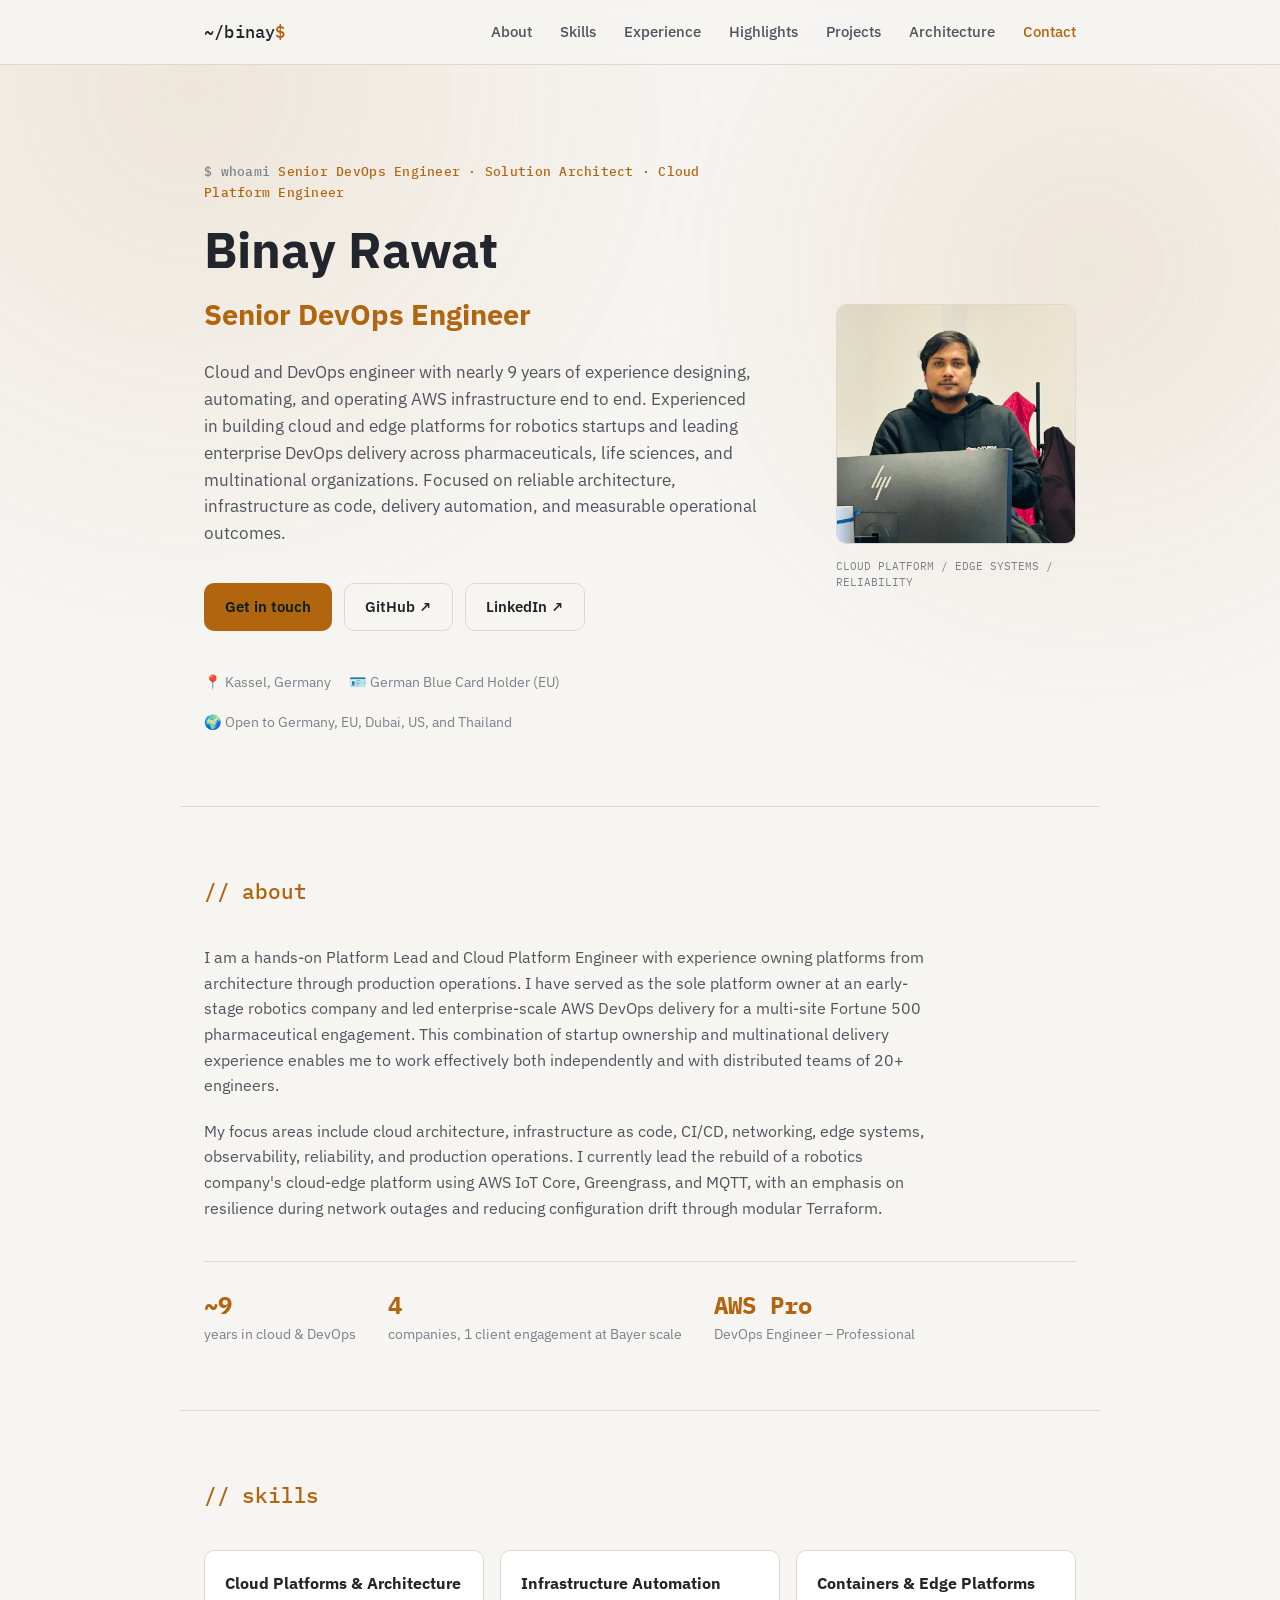
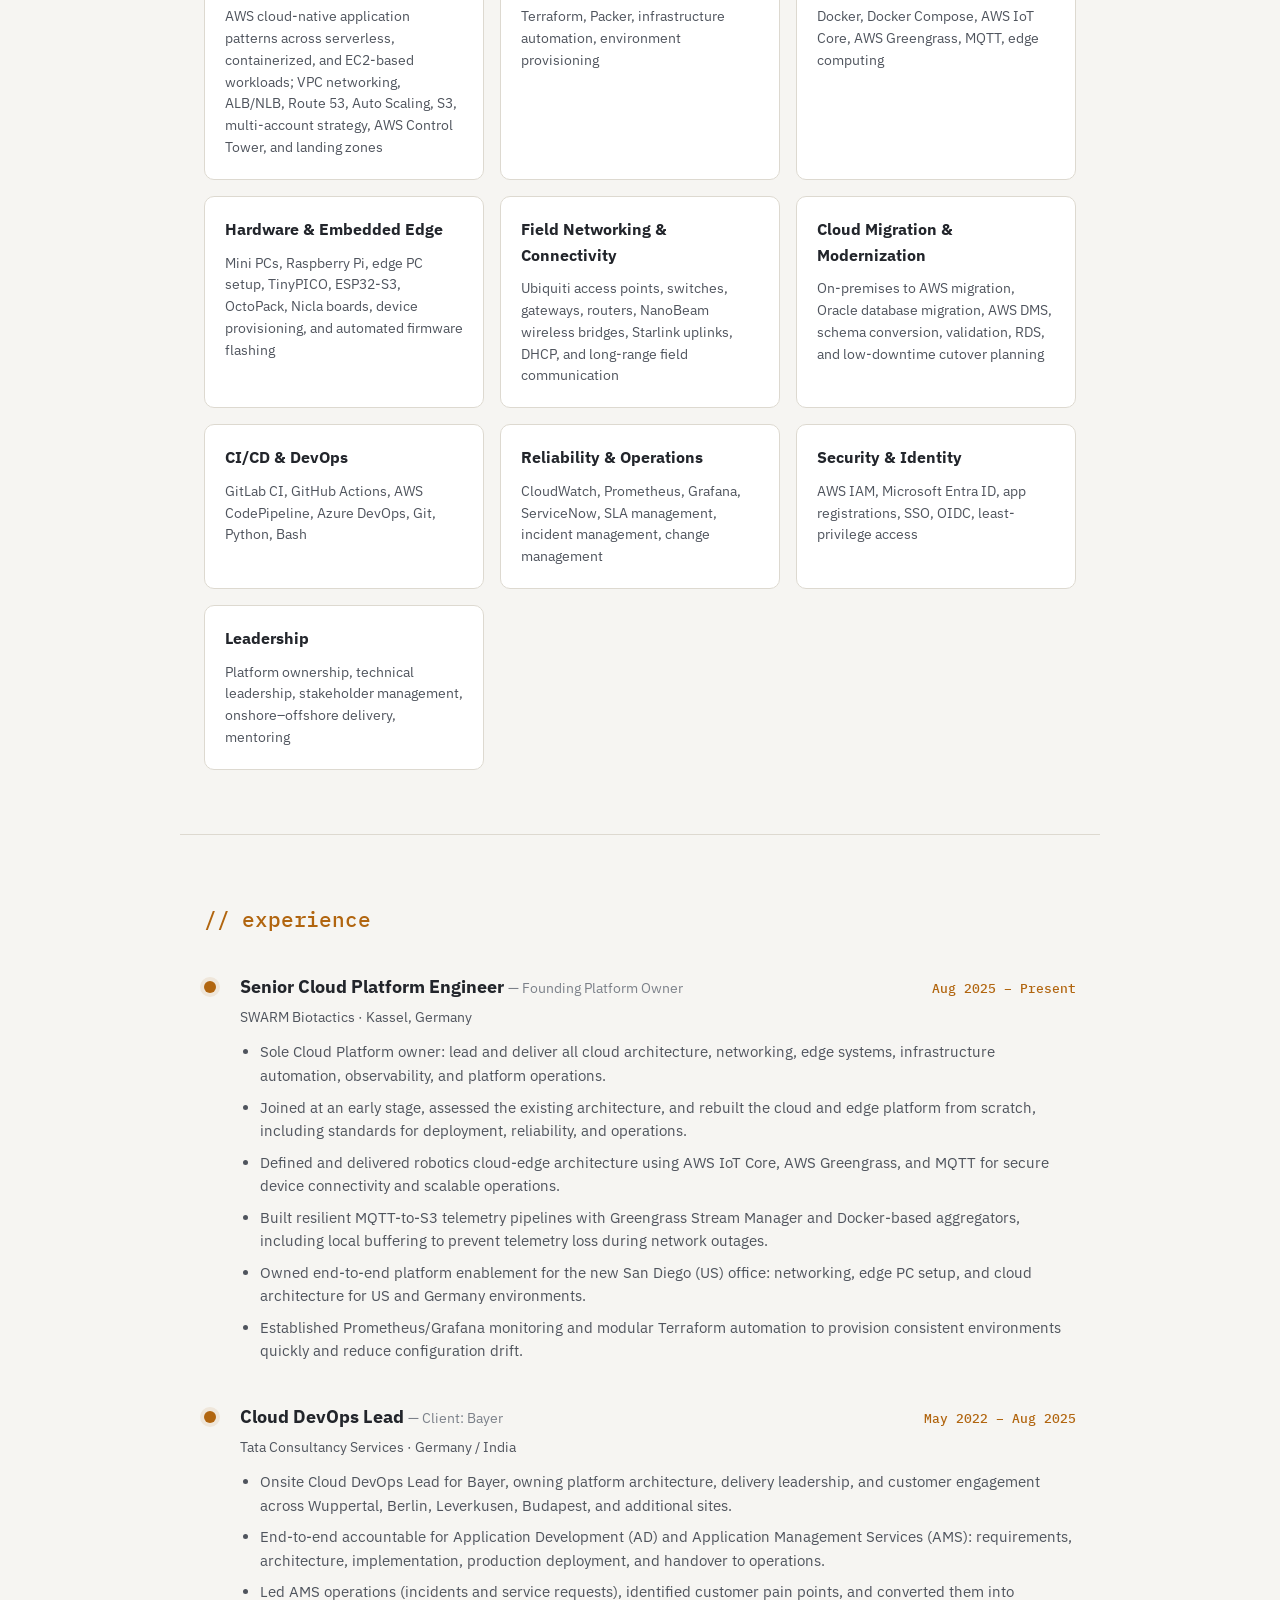
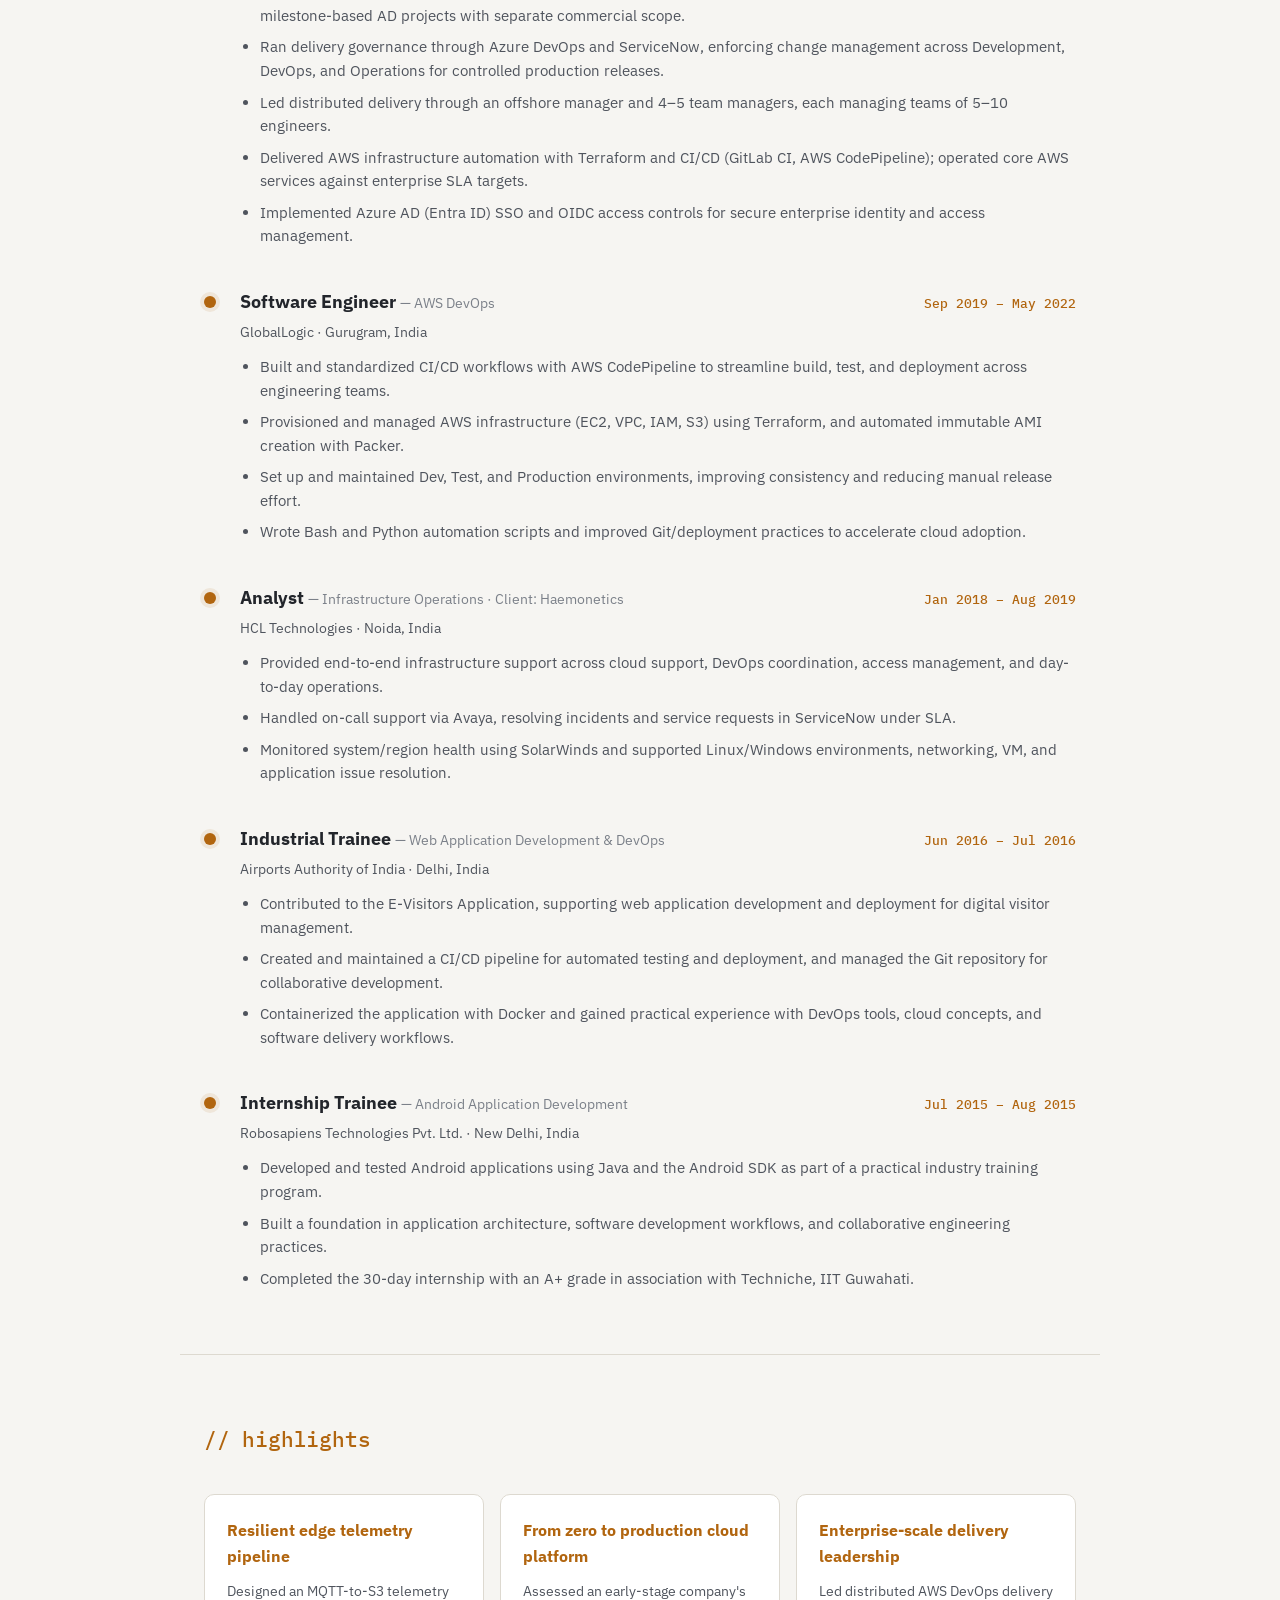
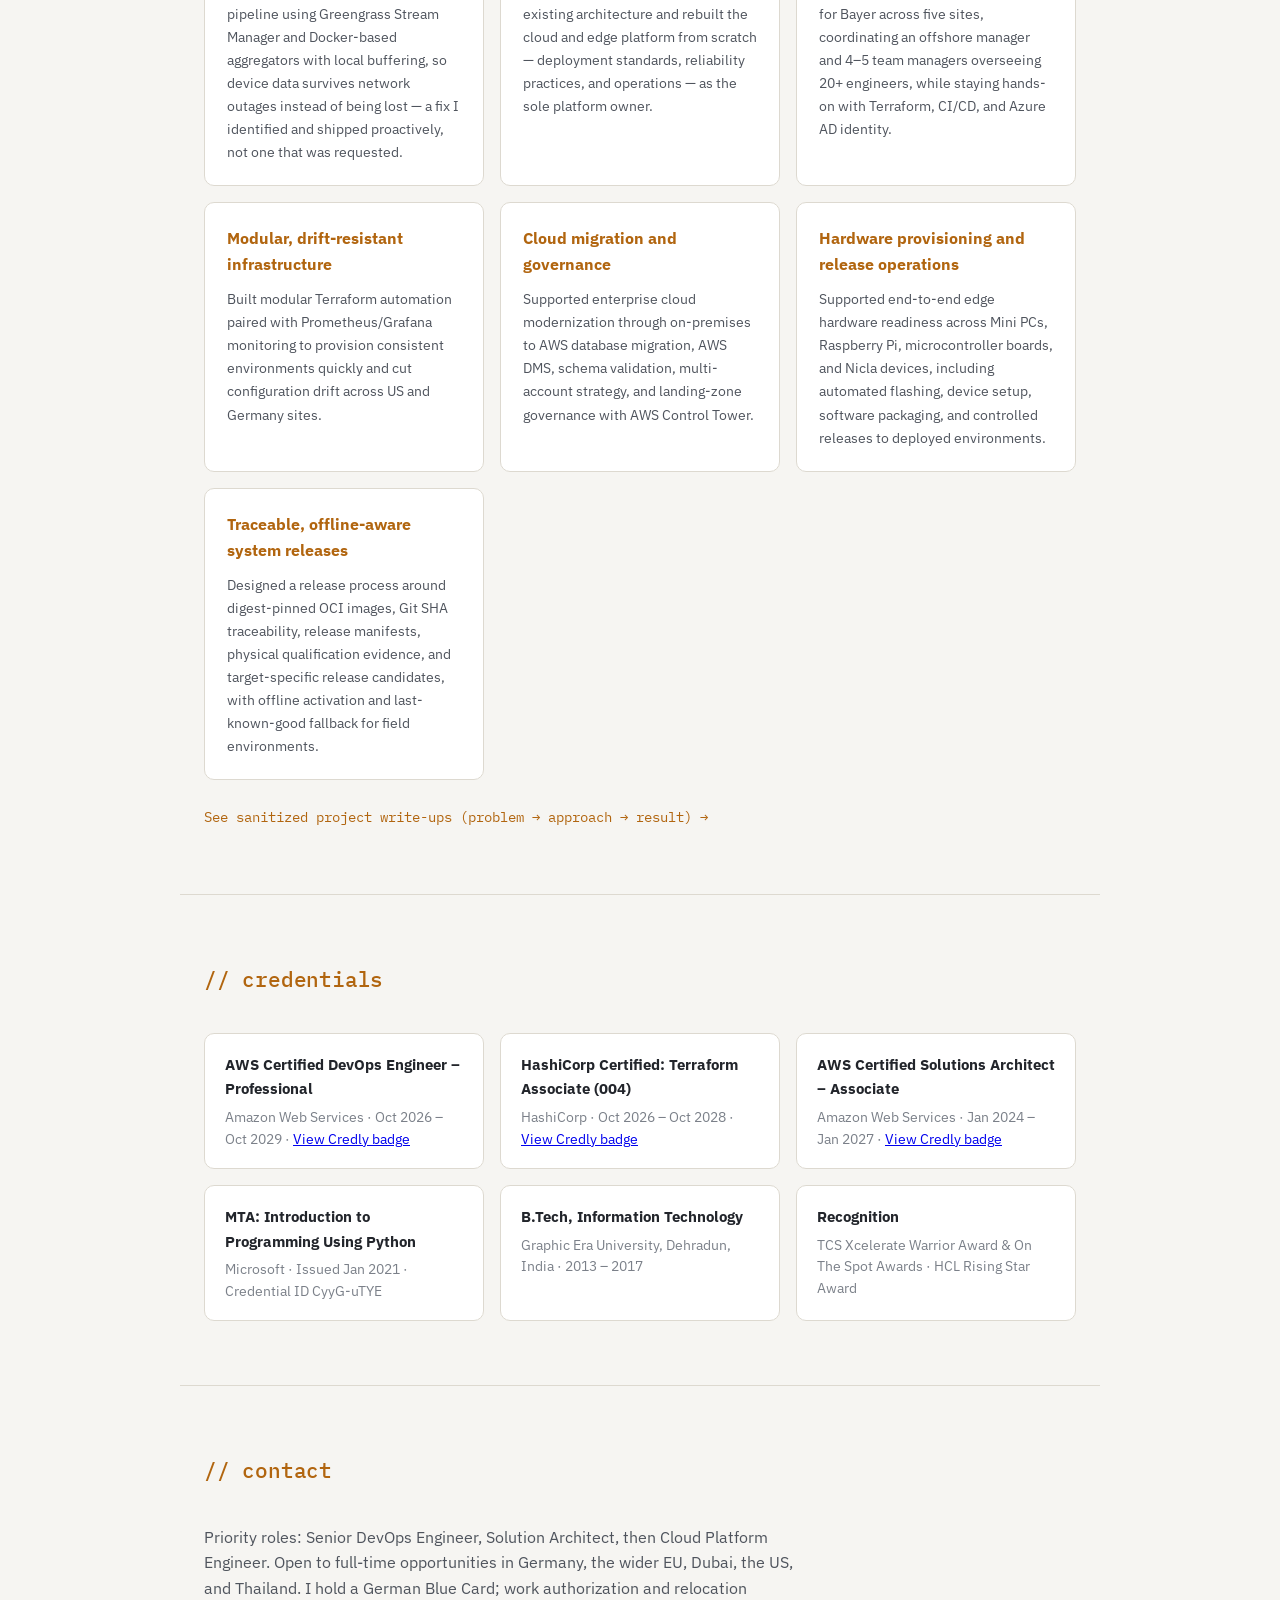
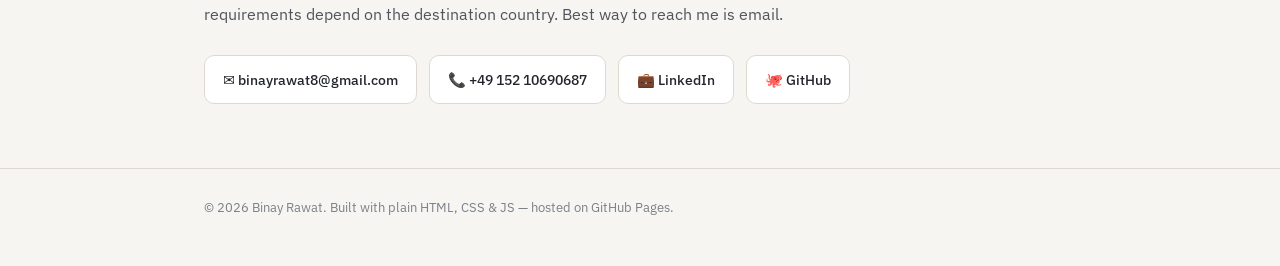
<file: index.html>
<!DOCTYPE html>
<html lang="en">
<head>
<meta charset="UTF-8" />
<meta name="viewport" content="width=device-width, initial-scale=1.0" />
<title>Binay Rawat — Senior DevOps Engineer</title>
<meta name="description" content="Binay Rawat — Senior DevOps Engineer. AWS, Terraform, CI/CD, platform reliability and edge computing." />
<meta property="og:type" content="website" />
<meta property="og:title" content="Binay Rawat — Senior DevOps Engineer" />
<meta property="og:description" content="Binay Rawat — Senior DevOps Engineer. AWS, Terraform, CI/CD, platform reliability and edge computing." />
<meta property="og:url" content="https://binayrawat.github.io/" />
<meta property="og:image" content="https://binayrawat.github.io/profile.png" />
<meta name="twitter:card" content="summary" />
<link rel="icon" href="data:image/svg+xml,<svg xmlns=%22http://www.w3.org/2000/svg%22 viewBox=%220 0 100 100%22><text y=%22.9em%22 font-size=%2290%22>☁️</text></svg>" />
<link rel="preconnect" href="https://fonts.googleapis.com">
<link rel="preconnect" href="https://fonts.gstatic.com" crossorigin>
<link href="https://fonts.googleapis.com/css2?family=IBM+Plex+Sans:wght@400;500;600;700&family=IBM+Plex+Mono:wght@400;500;600&display=swap" rel="stylesheet">
<link rel="stylesheet" href="style.css" />
</head>
<body>

<div class="bg-grid" aria-hidden="true"></div>

<header class="site-header">
  <div class="wrap header-inner">
    <a class="brand" href="#top">~/binay<span class="dot">$</span></a>
    <nav class="nav" id="nav">
      <a href="#about">About</a>
      <a href="#skills">Skills</a>
      <a href="#experience">Experience</a>
      <a href="#highlights">Highlights</a>
      <a href="projects.html">Projects</a>
      <a href="architecture.html">Architecture</a>
      <a href="#contact" class="nav-cta">Contact</a>
    </nav>
    <button class="nav-toggle" id="navToggle" aria-label="Toggle navigation" aria-expanded="false">
      <span></span><span></span><span></span>
    </button>
  </div>
</header>

<main id="top">

  <section class="hero wrap">
    <div class="hero-copy">
      <p class="eyebrow">Senior DevOps Engineer · Solution Architect · Cloud Platform Engineer</p>
      <h1>Binay Rawat<br><span>Senior DevOps Engineer</span></h1>
      <p class="hero-sub">
        Cloud and DevOps engineer with nearly 9 years of experience designing, automating, and
        operating AWS infrastructure end to end. Experienced in building cloud and edge platforms
        for robotics startups and leading enterprise DevOps delivery across pharmaceuticals, life
        sciences, and multinational organizations. Focused on reliable architecture, infrastructure
        as code, delivery automation, and measurable operational outcomes.
      </p>
      <div class="hero-actions">
        <a class="btn btn-primary" href="#contact">Get in touch</a>
        <a class="btn btn-ghost" href="https://github.com/binayrawat" target="_blank" rel="noopener">GitHub ↗</a>
        <a class="btn btn-ghost" href="https://www.linkedin.com/in/binay-rawat-331a6841" target="_blank" rel="noopener">LinkedIn ↗</a>
      </div>
      <div class="hero-meta">
        <span>📍 Kassel, Germany</span>
        <span>🪪 German Blue Card Holder (EU)</span>
        <span>🌍 Open to Germany, EU, Dubai, US, and Thailand</span>
      </div>
    </div>
    <figure class="profile-portrait">
      <div class="portrait-fallback" aria-hidden="true">BR</div>
      <img src="profile.png" alt="Portrait of Binay Rawat" />
      <figcaption>cloud platform / edge systems / reliability</figcaption>
    </figure>
  </section>

  <section id="about" class="section wrap reveal">
    <h2 class="section-title"><span>// about</span></h2>
    <div class="about-grid">
      <p class="about-text">
        I am a hands-on Platform Lead and Cloud Platform Engineer with experience owning platforms
        from architecture through production operations. I have served as the sole platform owner
        at an early-stage robotics company and led enterprise-scale AWS DevOps delivery for a
        multi-site Fortune 500 pharmaceutical engagement. This combination of startup ownership
        and multinational delivery experience enables me to work effectively both independently
        and with distributed teams of 20+ engineers.
      </p>
      <p class="about-text">
        My focus areas include cloud architecture, infrastructure as code, CI/CD, networking, edge
        systems, observability, reliability, and production operations. I currently lead the
        rebuild of a robotics company's cloud-edge platform using AWS IoT Core, Greengrass, and
        MQTT, with an emphasis on resilience during network outages and reducing configuration
        drift through modular Terraform.
      </p>
      <div class="stat-row">
        <div class="stat"><strong>~9</strong><span>years in cloud &amp; DevOps</span></div>
        <div class="stat"><strong>4</strong><span>companies, 1 client engagement at Bayer scale</span></div>
        <div class="stat"><strong>AWS Pro</strong><span>DevOps Engineer – Professional</span></div>
      </div>
    </div>
  </section>

  <section id="skills" class="section wrap reveal">
    <h2 class="section-title"><span>// skills</span></h2>
    <div class="skills-grid">

      <div class="skill-card">
        <h3>Cloud Platforms &amp; Architecture</h3>
        <p>AWS cloud-native application patterns across serverless, containerized, and EC2-based workloads; VPC networking, ALB/NLB, Route 53, Auto Scaling, S3, multi-account strategy, AWS Control Tower, and landing zones</p>
      </div>

      <div class="skill-card">
        <h3>Infrastructure Automation</h3>
        <p>Terraform, Packer, infrastructure automation, environment provisioning</p>
      </div>

      <div class="skill-card">
        <h3>Containers &amp; Edge Platforms</h3>
        <p>Docker, Docker Compose, AWS IoT Core, AWS Greengrass, MQTT, edge computing</p>
      </div>

      <div class="skill-card">
        <h3>Hardware &amp; Embedded Edge</h3>
        <p>Mini PCs, Raspberry Pi, edge PC setup, TinyPICO, ESP32-S3, OctoPack, Nicla boards, device provisioning, and automated firmware flashing</p>
      </div>

      <div class="skill-card">
        <h3>Field Networking &amp; Connectivity</h3>
        <p>Ubiquiti access points, switches, gateways, routers, NanoBeam wireless bridges, Starlink uplinks, DHCP, and long-range field communication</p>
      </div>

      <div class="skill-card">
        <h3>Cloud Migration &amp; Modernization</h3>
        <p>On-premises to AWS migration, Oracle database migration, AWS DMS, schema conversion, validation, RDS, and low-downtime cutover planning</p>
      </div>

      <div class="skill-card">
        <h3>CI/CD &amp; DevOps</h3>
        <p>GitLab CI, GitHub Actions, AWS CodePipeline, Azure DevOps, Git, Python, Bash</p>
      </div>

      <div class="skill-card">
        <h3>Reliability &amp; Operations</h3>
        <p>CloudWatch, Prometheus, Grafana, ServiceNow, SLA management, incident management, change management</p>
      </div>

      <div class="skill-card">
        <h3>Security &amp; Identity</h3>
        <p>AWS IAM, Microsoft Entra ID, app registrations, SSO, OIDC, least-privilege access</p>
      </div>

      <div class="skill-card">
        <h3>Leadership</h3>
        <p>Platform ownership, technical leadership, stakeholder management, onshore–offshore delivery, mentoring</p>
      </div>

    </div>
  </section>

  <section id="experience" class="section wrap reveal">
    <h2 class="section-title"><span>// experience</span></h2>
    <div class="timeline">

      <div class="tl-item">
        <div class="tl-marker"></div>
        <div class="tl-content">
          <div class="tl-head">
            <h3>Senior Cloud Platform Engineer <span>— Founding Platform Owner</span></h3>
            <span class="tl-date">Aug 2025 – Present</span>
          </div>
          <p class="tl-company">SWARM Biotactics · Kassel, Germany</p>
          <ul>
            <li>Sole Cloud Platform owner: lead and deliver all cloud architecture, networking, edge systems, infrastructure automation, observability, and platform operations.</li>
            <li>Joined at an early stage, assessed the existing architecture, and rebuilt the cloud and edge platform from scratch, including standards for deployment, reliability, and operations.</li>
            <li>Defined and delivered robotics cloud-edge architecture using AWS IoT Core, AWS Greengrass, and MQTT for secure device connectivity and scalable operations.</li>
            <li>Built resilient MQTT-to-S3 telemetry pipelines with Greengrass Stream Manager and Docker-based aggregators, including local buffering to prevent telemetry loss during network outages.</li>
            <li>Owned end-to-end platform enablement for the new San Diego (US) office: networking, edge PC setup, and cloud architecture for US and Germany environments.</li>
            <li>Established Prometheus/Grafana monitoring and modular Terraform automation to provision consistent environments quickly and reduce configuration drift.</li>
          </ul>
        </div>
      </div>

      <div class="tl-item">
        <div class="tl-marker"></div>
        <div class="tl-content">
          <div class="tl-head">
            <h3>Cloud DevOps Lead <span>— Client: Bayer</span></h3>
            <span class="tl-date">May 2022 – Aug 2025</span>
          </div>
          <p class="tl-company">Tata Consultancy Services · Germany / India</p>
          <ul>
            <li>Onsite Cloud DevOps Lead for Bayer, owning platform architecture, delivery leadership, and customer engagement across Wuppertal, Berlin, Leverkusen, Budapest, and additional sites.</li>
            <li>End-to-end accountable for Application Development (AD) and Application Management Services (AMS): requirements, architecture, implementation, production deployment, and handover to operations.</li>
            <li>Led AMS operations (incidents and service requests), identified customer pain points, and converted them into milestone-based AD projects with separate commercial scope.</li>
            <li>Ran delivery governance through Azure DevOps and ServiceNow, enforcing change management across Development, DevOps, and Operations for controlled production releases.</li>
            <li>Led distributed delivery through an offshore manager and 4–5 team managers, each managing teams of 5–10 engineers.</li>
            <li>Delivered AWS infrastructure automation with Terraform and CI/CD (GitLab CI, AWS CodePipeline); operated core AWS services against enterprise SLA targets.</li>
            <li>Implemented Azure AD (Entra ID) SSO and OIDC access controls for secure enterprise identity and access management.</li>
          </ul>
        </div>
      </div>

      <div class="tl-item">
        <div class="tl-marker"></div>
        <div class="tl-content">
          <div class="tl-head">
            <h3>Software Engineer <span>— AWS DevOps</span></h3>
            <span class="tl-date">Sep 2019 – May 2022</span>
          </div>
          <p class="tl-company">GlobalLogic · Gurugram, India</p>
          <ul>
            <li>Built and standardized CI/CD workflows with AWS CodePipeline to streamline build, test, and deployment across engineering teams.</li>
            <li>Provisioned and managed AWS infrastructure (EC2, VPC, IAM, S3) using Terraform, and automated immutable AMI creation with Packer.</li>
            <li>Set up and maintained Dev, Test, and Production environments, improving consistency and reducing manual release effort.</li>
            <li>Wrote Bash and Python automation scripts and improved Git/deployment practices to accelerate cloud adoption.</li>
          </ul>
        </div>
      </div>

      <div class="tl-item">
        <div class="tl-marker"></div>
        <div class="tl-content">
          <div class="tl-head">
            <h3>Analyst <span>— Infrastructure Operations · Client: Haemonetics</span></h3>
            <span class="tl-date">Jan 2018 – Aug 2019</span>
          </div>
          <p class="tl-company">HCL Technologies · Noida, India</p>
          <ul>
            <li>Provided end-to-end infrastructure support across cloud support, DevOps coordination, access management, and day-to-day operations.</li>
            <li>Handled on-call support via Avaya, resolving incidents and service requests in ServiceNow under SLA.</li>
            <li>Monitored system/region health using SolarWinds and supported Linux/Windows environments, networking, VM, and application issue resolution.</li>
          </ul>
        </div>
      </div>

      <div class="tl-item">
        <div class="tl-marker"></div>
        <div class="tl-content">
          <div class="tl-head">
            <h3>Industrial Trainee <span>— Web Application Development &amp; DevOps</span></h3>
            <span class="tl-date">Jun 2016 – Jul 2016</span>
          </div>
          <p class="tl-company">Airports Authority of India · Delhi, India</p>
          <ul>
            <li>Contributed to the E-Visitors Application, supporting web application development and deployment for digital visitor management.</li>
            <li>Created and maintained a CI/CD pipeline for automated testing and deployment, and managed the Git repository for collaborative development.</li>
            <li>Containerized the application with Docker and gained practical experience with DevOps tools, cloud concepts, and software delivery workflows.</li>
          </ul>
        </div>
      </div>

      <div class="tl-item">
        <div class="tl-marker"></div>
        <div class="tl-content">
          <div class="tl-head">
            <h3>Internship Trainee <span>— Android Application Development</span></h3>
            <span class="tl-date">Jul 2015 – Aug 2015</span>
          </div>
          <p class="tl-company">Robosapiens Technologies Pvt. Ltd. · New Delhi, India</p>
          <ul>
            <li>Developed and tested Android applications using Java and the Android SDK as part of a practical industry training program.</li>
            <li>Built a foundation in application architecture, software development workflows, and collaborative engineering practices.</li>
            <li>Completed the 30-day internship with an A+ grade in association with Techniche, IIT Guwahati.</li>
          </ul>
        </div>
      </div>

    </div>
  </section>

  <section id="highlights" class="section wrap reveal">
    <h2 class="section-title"><span>// highlights</span></h2>
    <div class="highlight-grid">
      <div class="highlight-card">
        <h3>Resilient edge telemetry pipeline</h3>
        <p>Designed an MQTT-to-S3 telemetry pipeline using Greengrass Stream Manager and Docker-based aggregators with local buffering, so device data survives network outages instead of being lost — a fix I identified and shipped proactively, not one that was requested.</p>
      </div>
      <div class="highlight-card">
        <h3>From zero to production cloud platform</h3>
        <p>Assessed an early-stage company's existing architecture and rebuilt the cloud and edge platform from scratch — deployment standards, reliability practices, and operations — as the sole platform owner.</p>
      </div>
      <div class="highlight-card">
        <h3>Enterprise-scale delivery leadership</h3>
        <p>Led distributed AWS DevOps delivery for Bayer across five sites, coordinating an offshore manager and 4–5 team managers overseeing 20+ engineers, while staying hands-on with Terraform, CI/CD, and Azure AD identity.</p>
      </div>
      <div class="highlight-card">
        <h3>Modular, drift-resistant infrastructure</h3>
        <p>Built modular Terraform automation paired with Prometheus/Grafana monitoring to provision consistent environments quickly and cut configuration drift across US and Germany sites.</p>
      </div>
      <div class="highlight-card">
        <h3>Cloud migration and governance</h3>
        <p>Supported enterprise cloud modernization through on-premises to AWS database migration, AWS DMS, schema validation, multi-account strategy, and landing-zone governance with AWS Control Tower.</p>
      </div>
      <div class="highlight-card">
        <h3>Hardware provisioning and release operations</h3>
        <p>Supported end-to-end edge hardware readiness across Mini PCs, Raspberry Pi, microcontroller boards, and Nicla devices, including automated flashing, device setup, software packaging, and controlled releases to deployed environments.</p>
      </div>
      <div class="highlight-card">
        <h3>Traceable, offline-aware system releases</h3>
        <p>Designed a release process around digest-pinned OCI images, Git SHA traceability, release manifests, physical qualification evidence, and target-specific release candidates, with offline activation and last-known-good fallback for field environments.</p>
      </div>
    </div>
    <p class="section-cta"><a href="projects.html">See sanitized project write-ups (problem → approach → result) →</a></p>
  </section>

  <section class="section wrap reveal">
    <h2 class="section-title"><span>// credentials</span></h2>
    <div class="cred-grid">
      <div class="cred-card">
        <h3>AWS Certified DevOps Engineer – Professional</h3>
        <p>Amazon Web Services · Oct 2026 – Oct 2029 · <a href="https://www.credly.com/badges/2d1fe15c-fe96-43b9-b6c6-c3e65da7e980/linked_in_profile" target="_blank" rel="noopener">View Credly badge</a></p>
      </div>
      <div class="cred-card">
        <h3>HashiCorp Certified: Terraform Associate (004)</h3>
        <p>HashiCorp · Oct 2026 – Oct 2028 · <a href="https://www.credly.com/badges/6aa3cbe6-2bf2-4196-ab3b-e0d4e76f5084" target="_blank" rel="noopener">View Credly badge</a></p>
      </div>
      <div class="cred-card">
        <h3>AWS Certified Solutions Architect – Associate</h3>
        <p>Amazon Web Services · Jan 2024 – Jan 2027 · <a href="https://www.credly.com/badges/c84c3b08-9a61-4615-9c9f-512601401d57/linked_in_profile" target="_blank" rel="noopener">View Credly badge</a></p>
      </div>
      <div class="cred-card">
        <h3>MTA: Introduction to Programming Using Python</h3>
        <p>Microsoft · Issued Jan 2021 · Credential ID CyyG-uTYE</p>
      </div>
      <div class="cred-card">
        <h3>B.Tech, Information Technology</h3>
        <p>Graphic Era University, Dehradun, India · 2013 – 2017</p>
      </div>
      <div class="cred-card">
        <h3>Recognition</h3>
        <p>TCS Xcelerate Warrior Award &amp; On The Spot Awards · HCL Rising Star Award</p>
      </div>
    </div>
  </section>

  <section id="contact" class="section wrap reveal contact-section">
    <h2 class="section-title"><span>// contact</span></h2>
    <p class="contact-lead">
      Priority roles: Senior DevOps Engineer, Solution Architect, then Cloud Platform Engineer.
      Open to full-time opportunities in Germany, the wider EU, Dubai, the US, and Thailand.
      I hold a German Blue Card; work authorization and relocation requirements depend on the
      destination country. Best way to reach me is email.
    </p>
    <div class="contact-links">
      <a class="contact-link" href="mailto:binayrawat8@gmail.com">✉️ binayrawat8@gmail.com</a>
      <a class="contact-link" href="tel:+4915210690687">📞 +49 152 10690687</a>
      <a class="contact-link" href="https://www.linkedin.com/in/binay-rawat-331a6841" target="_blank" rel="noopener">💼 LinkedIn</a>
      <a class="contact-link" href="https://github.com/binayrawat" target="_blank" rel="noopener">🐙 GitHub</a>
    </div>
  </section>

</main>

<footer class="site-footer">
  <div class="wrap">
    <p>© <span id="year"></span> Binay Rawat. Built with plain HTML, CSS &amp; JS — hosted on GitHub Pages.</p>
  </div>
</footer>

<script src="script.js"></script>
</body>
</html>
</file>
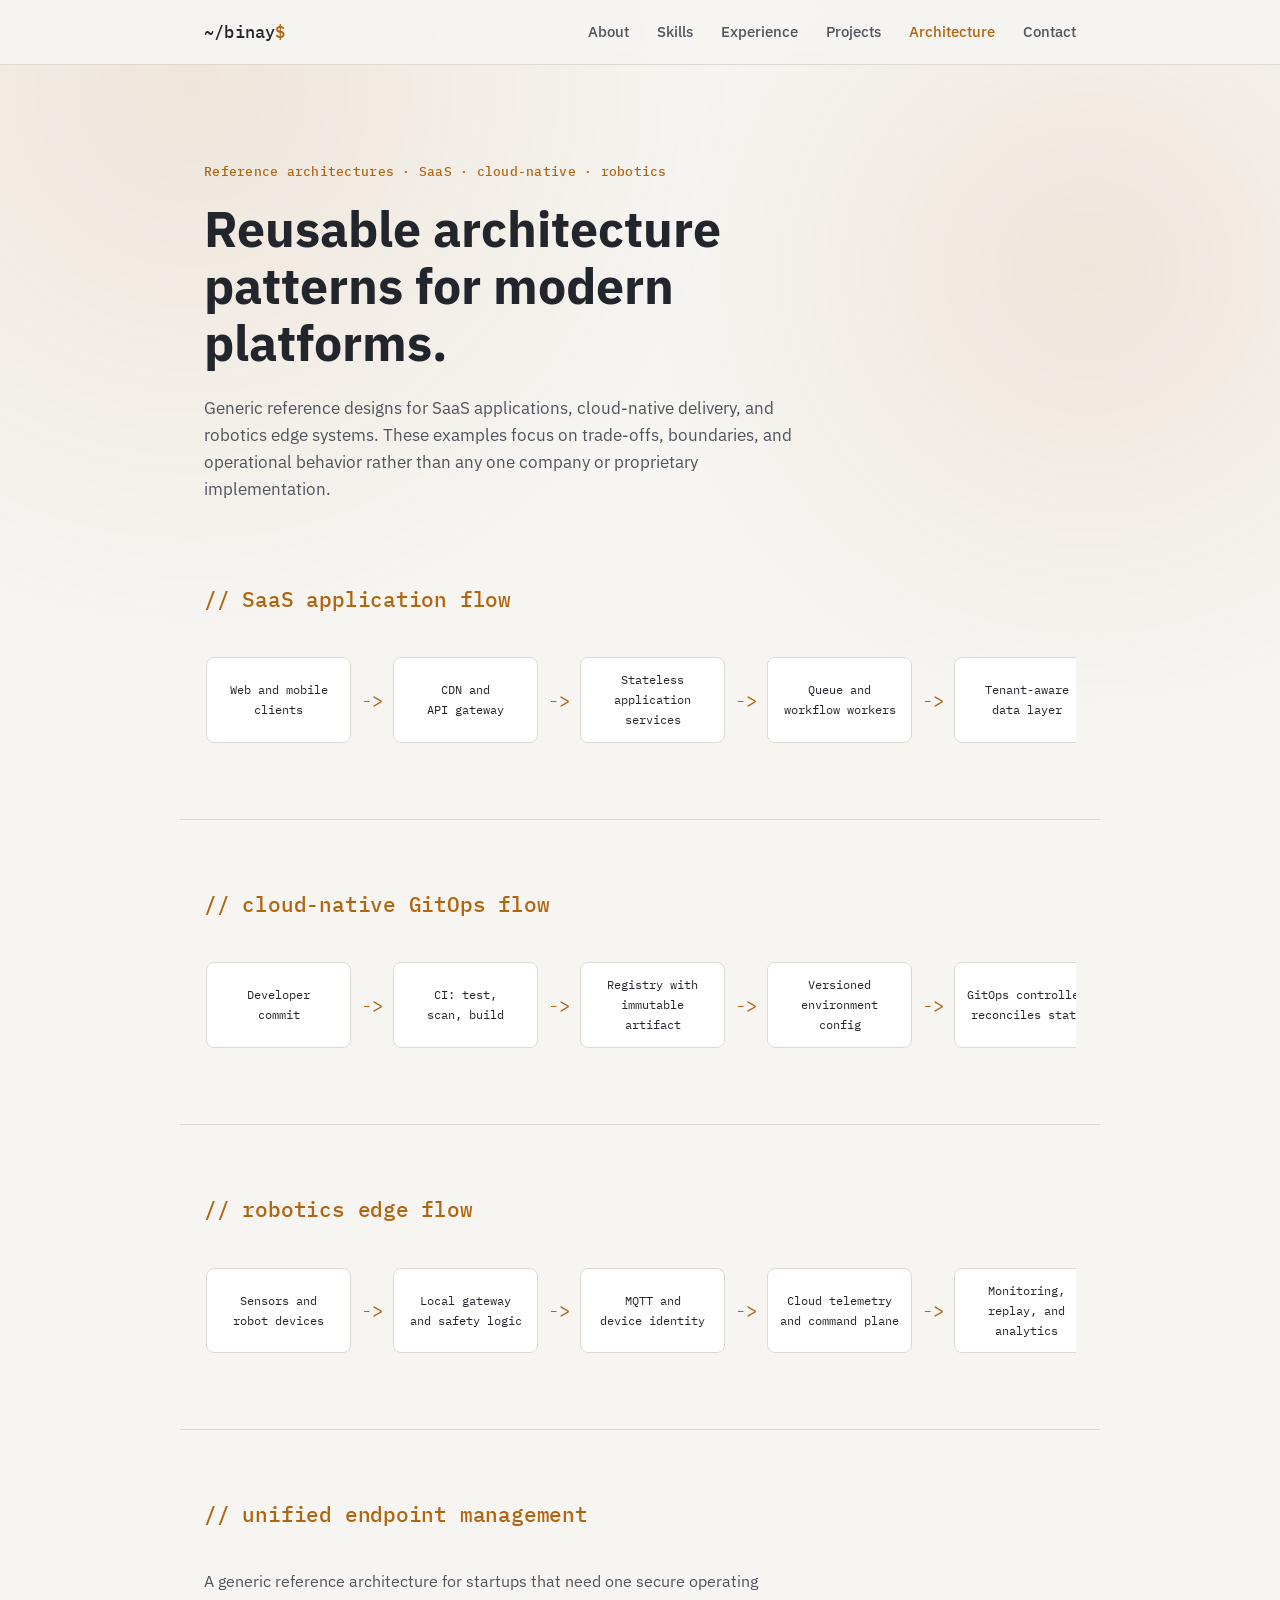
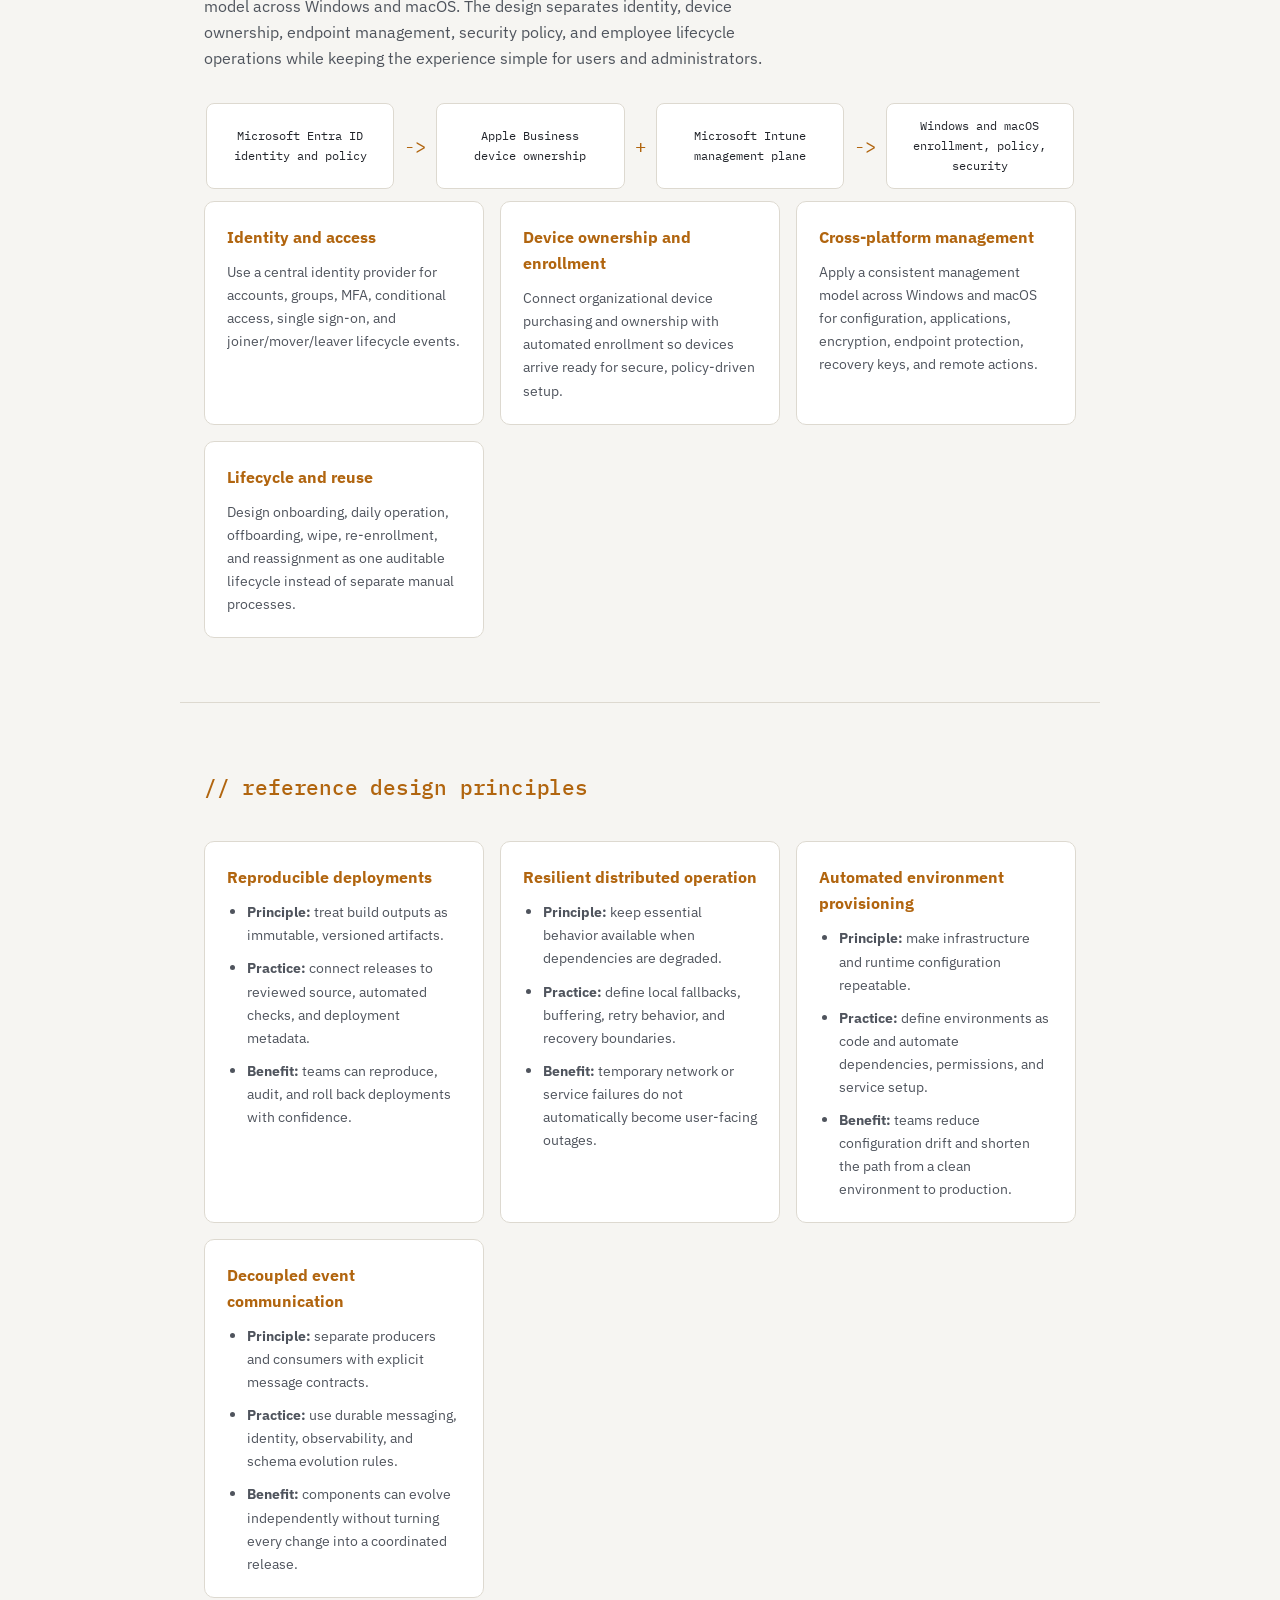
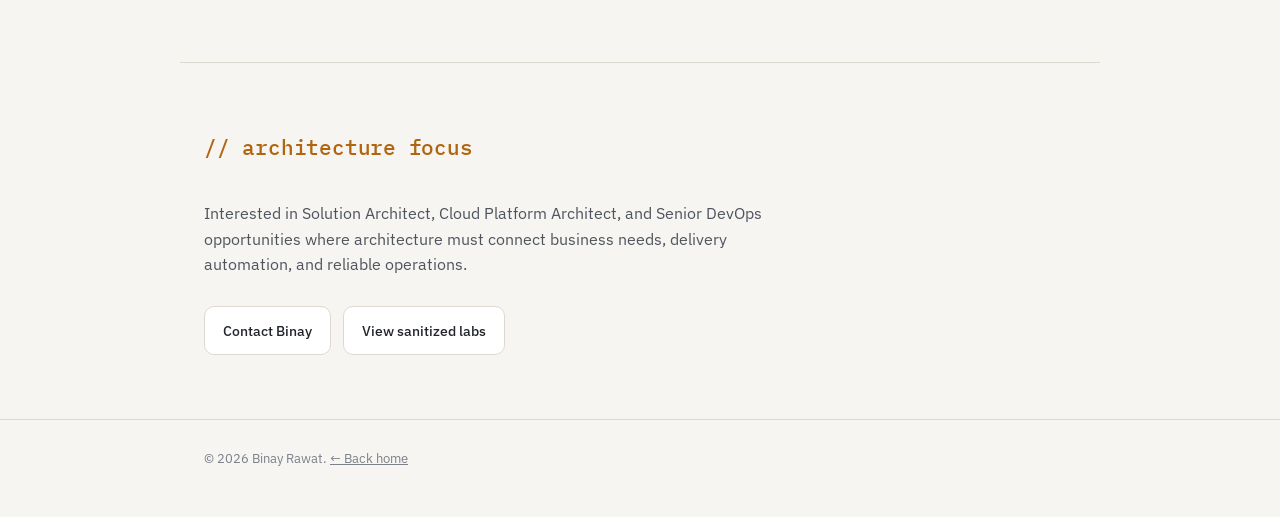
<file: architecture.html>
<!DOCTYPE html>
<html lang="en">
<head>
<meta charset="UTF-8" />
<meta name="viewport" content="width=device-width, initial-scale=1.0" />
<title>Architecture — Binay Rawat</title>
<meta name="description" content="Sanitized architecture decisions and delivery flows by Binay Rawat." />
<meta property="og:type" content="website" />
<meta property="og:title" content="Architecture — Binay Rawat" />
<meta property="og:description" content="Sanitized architecture decisions and delivery flows by Binay Rawat." />
<meta property="og:url" content="https://binayrawat.github.io/architecture.html" />
<meta property="og:image" content="https://binayrawat.github.io/profile.png" />
<meta name="twitter:card" content="summary" />
<link rel="icon" href="data:image/svg+xml,<svg xmlns=%22http://www.w3.org/2000/svg%22 viewBox=%220 0 100 100%22><text y=%22.9em%22 font-size=%2290%22>☁️</text></svg>" />
<link rel="preconnect" href="https://fonts.googleapis.com">
<link rel="preconnect" href="https://fonts.gstatic.com" crossorigin>
<link href="https://fonts.googleapis.com/css2?family=IBM+Plex+Sans:wght@400;500;600;700&family=IBM+Plex+Mono:wght@400;500;600&display=swap" rel="stylesheet">
<link rel="stylesheet" href="style.css" />
</head>
<body>

<div class="bg-grid" aria-hidden="true"></div>

<header class="site-header">
  <div class="wrap header-inner">
    <a class="brand" href="index.html">~/binay<span class="dot">$</span></a>
    <nav class="nav" id="nav">
      <a href="index.html#about">About</a>
      <a href="index.html#skills">Skills</a>
      <a href="index.html#experience">Experience</a>
      <a href="projects.html">Projects</a>
      <a href="architecture.html" class="nav-cta">Architecture</a>
      <a href="index.html#contact">Contact</a>
    </nav>
    <button class="nav-toggle" id="navToggle" aria-label="Toggle navigation" aria-expanded="false">
      <span></span><span></span><span></span>
    </button>
  </div>
</header>

<main>
  <section class="hero hero--simple wrap" style="padding-bottom: 40px;">
    <p class="eyebrow">Reference architectures · SaaS · cloud-native · robotics</p>
    <h1>Reusable architecture patterns for modern platforms.</h1>
    <p class="hero-sub">
      Generic reference designs for SaaS applications, cloud-native delivery, and robotics edge
      systems. These examples focus on trade-offs, boundaries, and operational behavior rather
      than any one company or proprietary implementation.
    </p>
  </section>

  <section class="section wrap reveal" style="border-top: none; padding-top: 0;">
    <h2 class="section-title"><span>// SaaS application flow</span></h2>
    <div class="flow" aria-label="SaaS application flow">
      <div class="flow-node">Web and mobile<br>clients</div>
      <div class="flow-arrow">-&gt;</div>
      <div class="flow-node">CDN and<br>API gateway</div>
      <div class="flow-arrow">-&gt;</div>
      <div class="flow-node">Stateless<br>application services</div>
      <div class="flow-arrow">-&gt;</div>
      <div class="flow-node">Queue and<br>workflow workers</div>
      <div class="flow-arrow">-&gt;</div>
      <div class="flow-node">Tenant-aware<br>data layer</div>
      <div class="flow-arrow">-&gt;</div>
      <div class="flow-node">Logs, metrics,<br>and audit trail</div>
    </div>
  </section>

  <section class="section wrap reveal">
    <h2 class="section-title"><span>// cloud-native GitOps flow</span></h2>
    <div class="flow" aria-label="Cloud-native GitOps flow">
      <div class="flow-node">Developer<br>commit</div>
      <div class="flow-arrow">-&gt;</div>
      <div class="flow-node">CI: test,<br>scan, build</div>
      <div class="flow-arrow">-&gt;</div>
      <div class="flow-node">Registry with<br>immutable artifact</div>
      <div class="flow-arrow">-&gt;</div>
      <div class="flow-node">Versioned<br>environment config</div>
      <div class="flow-arrow">-&gt;</div>
      <div class="flow-node">GitOps controller<br>reconciles state</div>
      <div class="flow-arrow">-&gt;</div>
      <div class="flow-node">Progressive delivery<br>and observability</div>
    </div>
  </section>

  <section class="section wrap reveal">
    <h2 class="section-title"><span>// robotics edge flow</span></h2>
    <div class="flow" aria-label="Robotics edge flow">
      <div class="flow-node">Sensors and<br>robot devices</div>
      <div class="flow-arrow">-&gt;</div>
      <div class="flow-node">Local gateway<br>and safety logic</div>
      <div class="flow-arrow">-&gt;</div>
      <div class="flow-node">MQTT and<br>device identity</div>
      <div class="flow-arrow">-&gt;</div>
      <div class="flow-node">Cloud telemetry<br>and command plane</div>
      <div class="flow-arrow">-&gt;</div>
      <div class="flow-node">Monitoring,<br>replay, and analytics</div>
    </div>
  </section>

  <section class="section wrap reveal">
    <h2 class="section-title"><span>// unified endpoint management</span></h2>
    <p class="contact-lead">
      A generic reference architecture for startups that need one secure operating model across
      Windows and macOS. The design separates identity, device ownership, endpoint management,
      security policy, and employee lifecycle operations while keeping the experience simple for
      users and administrators.
    </p>
    <div class="flow" aria-label="Unified endpoint management flow">
      <div class="flow-node">Microsoft Entra ID<br>identity and policy</div>
      <div class="flow-arrow">-&gt;</div>
      <div class="flow-node">Apple Business<br>device ownership</div>
      <div class="flow-arrow">+</div>
      <div class="flow-node">Microsoft Intune<br>management plane</div>
      <div class="flow-arrow">-&gt;</div>
      <div class="flow-node">Windows and macOS<br>enrollment, policy, security</div>
    </div>
    <div class="architecture-grid">
      <article class="architecture-card">
        <h3>Identity and access</h3>
        <p>Use a central identity provider for accounts, groups, MFA, conditional access, single sign-on, and joiner/mover/leaver lifecycle events.</p>
      </article>
      <article class="architecture-card">
        <h3>Device ownership and enrollment</h3>
        <p>Connect organizational device purchasing and ownership with automated enrollment so devices arrive ready for secure, policy-driven setup.</p>
      </article>
      <article class="architecture-card">
        <h3>Cross-platform management</h3>
        <p>Apply a consistent management model across Windows and macOS for configuration, applications, encryption, endpoint protection, recovery keys, and remote actions.</p>
      </article>
      <article class="architecture-card">
        <h3>Lifecycle and reuse</h3>
        <p>Design onboarding, daily operation, offboarding, wipe, re-enrollment, and reassignment as one auditable lifecycle instead of separate manual processes.</p>
      </article>
    </div>
  </section>

  <section class="section wrap reveal">
    <h2 class="section-title"><span>// reference design principles</span></h2>
    <div class="architecture-grid">
      <article class="architecture-card">
        <h3>Reproducible deployments</h3>
        <ul class="decision-list">
          <li><strong>Principle:</strong> treat build outputs as immutable, versioned artifacts.</li>
          <li><strong>Practice:</strong> connect releases to reviewed source, automated checks, and deployment metadata.</li>
          <li><strong>Benefit:</strong> teams can reproduce, audit, and roll back deployments with confidence.</li>
        </ul>
      </article>
      <article class="architecture-card">
        <h3>Resilient distributed operation</h3>
        <ul class="decision-list">
          <li><strong>Principle:</strong> keep essential behavior available when dependencies are degraded.</li>
          <li><strong>Practice:</strong> define local fallbacks, buffering, retry behavior, and recovery boundaries.</li>
          <li><strong>Benefit:</strong> temporary network or service failures do not automatically become user-facing outages.</li>
        </ul>
      </article>
      <article class="architecture-card">
        <h3>Automated environment provisioning</h3>
        <ul class="decision-list">
          <li><strong>Principle:</strong> make infrastructure and runtime configuration repeatable.</li>
          <li><strong>Practice:</strong> define environments as code and automate dependencies, permissions, and service setup.</li>
          <li><strong>Benefit:</strong> teams reduce configuration drift and shorten the path from a clean environment to production.</li>
        </ul>
      </article>
      <article class="architecture-card">
        <h3>Decoupled event communication</h3>
        <ul class="decision-list">
          <li><strong>Principle:</strong> separate producers and consumers with explicit message contracts.</li>
          <li><strong>Practice:</strong> use durable messaging, identity, observability, and schema evolution rules.</li>
          <li><strong>Benefit:</strong> components can evolve independently without turning every change into a coordinated release.</li>
        </ul>
      </article>
    </div>
  </section>

  <section class="section wrap reveal contact-section">
    <h2 class="section-title"><span>// architecture focus</span></h2>
    <p class="contact-lead">
      Interested in Solution Architect, Cloud Platform Architect, and Senior DevOps opportunities
      where architecture must connect business needs, delivery automation, and reliable operations.
    </p>
    <div class="contact-links">
      <a class="contact-link" href="index.html#contact">Contact Binay</a>
      <a class="contact-link" href="projects.html">View sanitized labs</a>
    </div>
  </section>
</main>

<footer class="site-footer">
  <div class="wrap">
    <p>© <span id="year"></span> Binay Rawat. <a href="index.html" class="footer-link">← Back home</a></p>
  </div>
</footer>

<script src="script.js"></script>
</body>
</html>
</file>
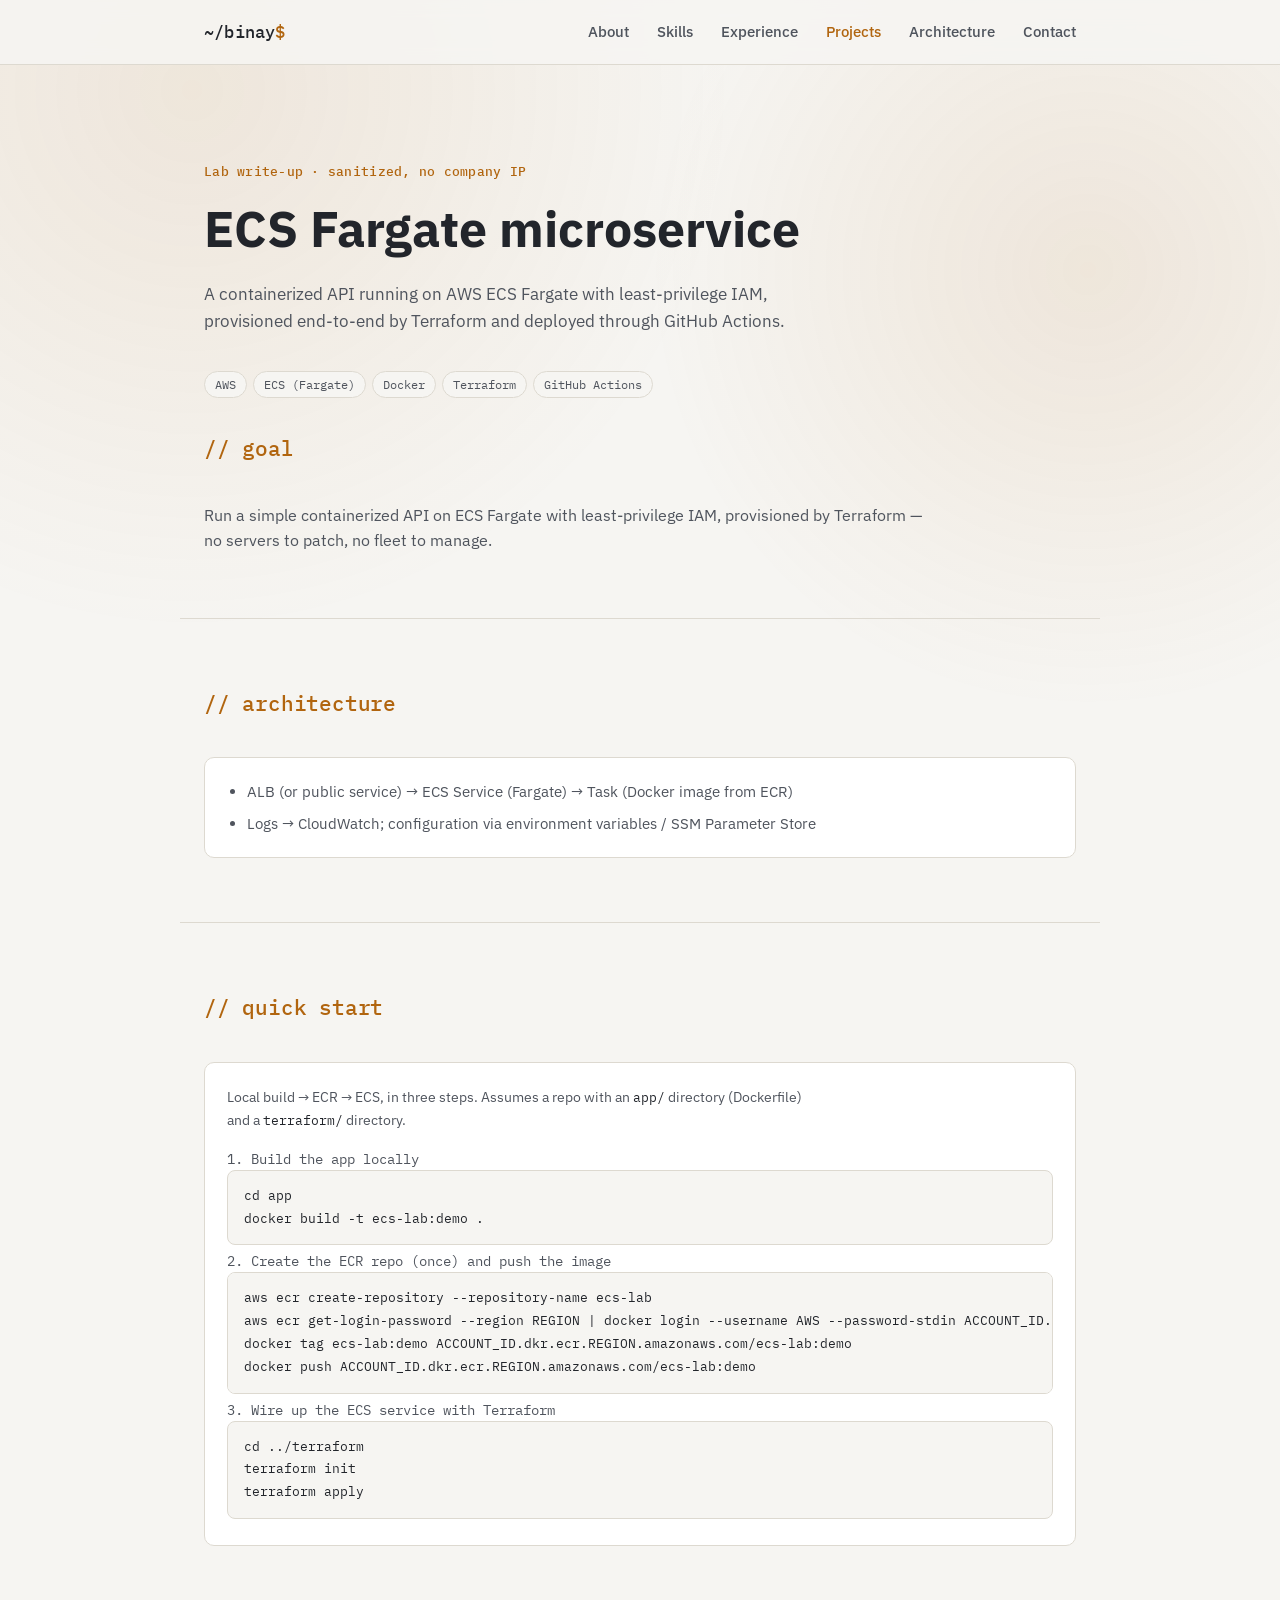
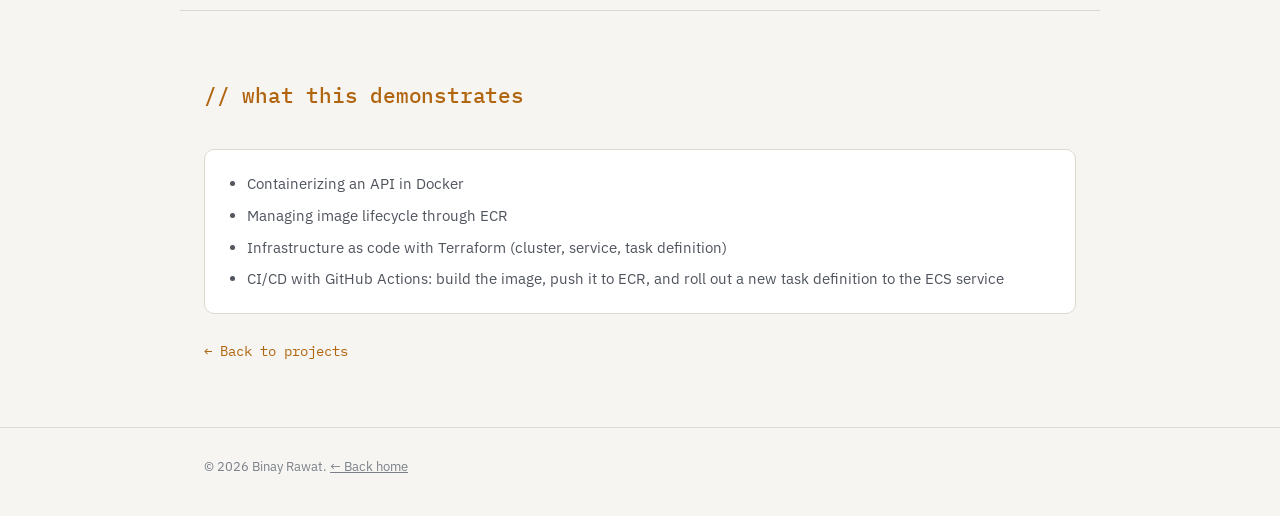
<file: ecs-lab.html>
<!DOCTYPE html>
<html lang="en">
<head>
<meta charset="UTF-8" />
<meta name="viewport" content="width=device-width, initial-scale=1.0" />
<title>ECS Fargate Lab — Binay Rawat</title>
<meta name="description" content="Lab write-up: containerized API on AWS ECS Fargate with Terraform and GitHub Actions." />
<meta property="og:type" content="website" />
<meta property="og:title" content="ECS Fargate Lab — Binay Rawat" />
<meta property="og:description" content="Lab write-up: containerized API on AWS ECS Fargate with Terraform and GitHub Actions." />
<meta property="og:url" content="https://binayrawat.github.io/ecs-lab.html" />
<meta property="og:image" content="https://binayrawat.github.io/profile.png" />
<meta name="twitter:card" content="summary" />
<link rel="icon" href="data:image/svg+xml,<svg xmlns=%22http://www.w3.org/2000/svg%22 viewBox=%220 0 100 100%22><text y=%22.9em%22 font-size=%2290%22>☁️</text></svg>" />
<link rel="preconnect" href="https://fonts.googleapis.com">
<link rel="preconnect" href="https://fonts.gstatic.com" crossorigin>
<link href="https://fonts.googleapis.com/css2?family=IBM+Plex+Sans:wght@400;500;600;700&family=IBM+Plex+Mono:wght@400;500;600&display=swap" rel="stylesheet">
<link rel="stylesheet" href="style.css" />
</head>
<body>

<div class="bg-grid" aria-hidden="true"></div>

<header class="site-header">
  <div class="wrap header-inner">
    <a class="brand" href="index.html">~/binay<span class="dot">$</span></a>
    <nav class="nav" id="nav">
      <a href="index.html#about">About</a>
      <a href="index.html#skills">Skills</a>
      <a href="index.html#experience">Experience</a>
      <a href="projects.html" class="nav-cta">Projects</a>
      <a href="architecture.html">Architecture</a>
      <a href="index.html#contact">Contact</a>
    </nav>
    <button class="nav-toggle" id="navToggle" aria-label="Toggle navigation" aria-expanded="false">
      <span></span><span></span><span></span>
    </button>
  </div>
</header>

<main>

  <section class="hero hero--simple wrap" style="padding-bottom: 30px;">
    <p class="eyebrow">Lab write-up · sanitized, no company IP</p>
    <h1>ECS Fargate microservice</h1>
    <p class="hero-sub">
      A containerized API running on AWS ECS Fargate with least-privilege IAM, provisioned
      end-to-end by Terraform and deployed through GitHub Actions.
    </p>
    <p class="tag-row">
      <span class="tag">AWS</span><span class="tag">ECS (Fargate)</span><span class="tag">Docker</span><span class="tag">Terraform</span><span class="tag">GitHub Actions</span>
    </p>
  </section>

  <section class="section wrap reveal" style="border-top: none; padding-top: 0;">
    <h2 class="section-title"><span>// goal</span></h2>
    <p class="about-text">Run a simple containerized API on ECS Fargate with least-privilege IAM, provisioned by Terraform — no servers to patch, no fleet to manage.</p>
  </section>

  <section class="section wrap reveal">
    <h2 class="section-title"><span>// architecture</span></h2>
    <div class="highlight-card">
      <ul class="lab-list">
        <li>ALB (or public service) → ECS Service (Fargate) → Task (Docker image from ECR)</li>
        <li>Logs → CloudWatch; configuration via environment variables / SSM Parameter Store</li>
      </ul>
    </div>
  </section>

  <section class="section wrap reveal">
    <h2 class="section-title"><span>// quick start</span></h2>
    <div class="highlight-card">
      <p class="about-text" style="margin-bottom: 16px;">Local build → ECR → ECS, in three steps. Assumes a repo with an <code>app/</code> directory (Dockerfile) and a <code>terraform/</code> directory.</p>
      <p class="step-label">1. Build the app locally</p>
      <pre><code>cd app
docker build -t ecs-lab:demo .</code></pre>

      <p class="step-label">2. Create the ECR repo (once) and push the image</p>
      <pre><code>aws ecr create-repository --repository-name ecs-lab
aws ecr get-login-password --region REGION | docker login --username AWS --password-stdin ACCOUNT_ID.dkr.ecr.REGION.amazonaws.com
docker tag ecs-lab:demo ACCOUNT_ID.dkr.ecr.REGION.amazonaws.com/ecs-lab:demo
docker push ACCOUNT_ID.dkr.ecr.REGION.amazonaws.com/ecs-lab:demo</code></pre>

      <p class="step-label">3. Wire up the ECS service with Terraform</p>
      <pre><code>cd ../terraform
terraform init
terraform apply</code></pre>
    </div>
  </section>

  <section class="section wrap reveal">
    <h2 class="section-title"><span>// what this demonstrates</span></h2>
    <div class="highlight-card">
      <ul class="lab-list">
        <li>Containerizing an API in Docker</li>
        <li>Managing image lifecycle through ECR</li>
        <li>Infrastructure as code with Terraform (cluster, service, task definition)</li>
        <li>CI/CD with GitHub Actions: build the image, push it to ECR, and roll out a new task definition to the ECS service</li>
      </ul>
    </div>
    <p class="section-cta"><a href="projects.html">← Back to projects</a></p>
  </section>

</main>

<footer class="site-footer">
  <div class="wrap">
    <p>© <span id="year"></span> Binay Rawat. <a href="index.html" class="footer-link">← Back home</a></p>
  </div>
</footer>

<script src="script.js"></script>
</body>
</html>
</file>
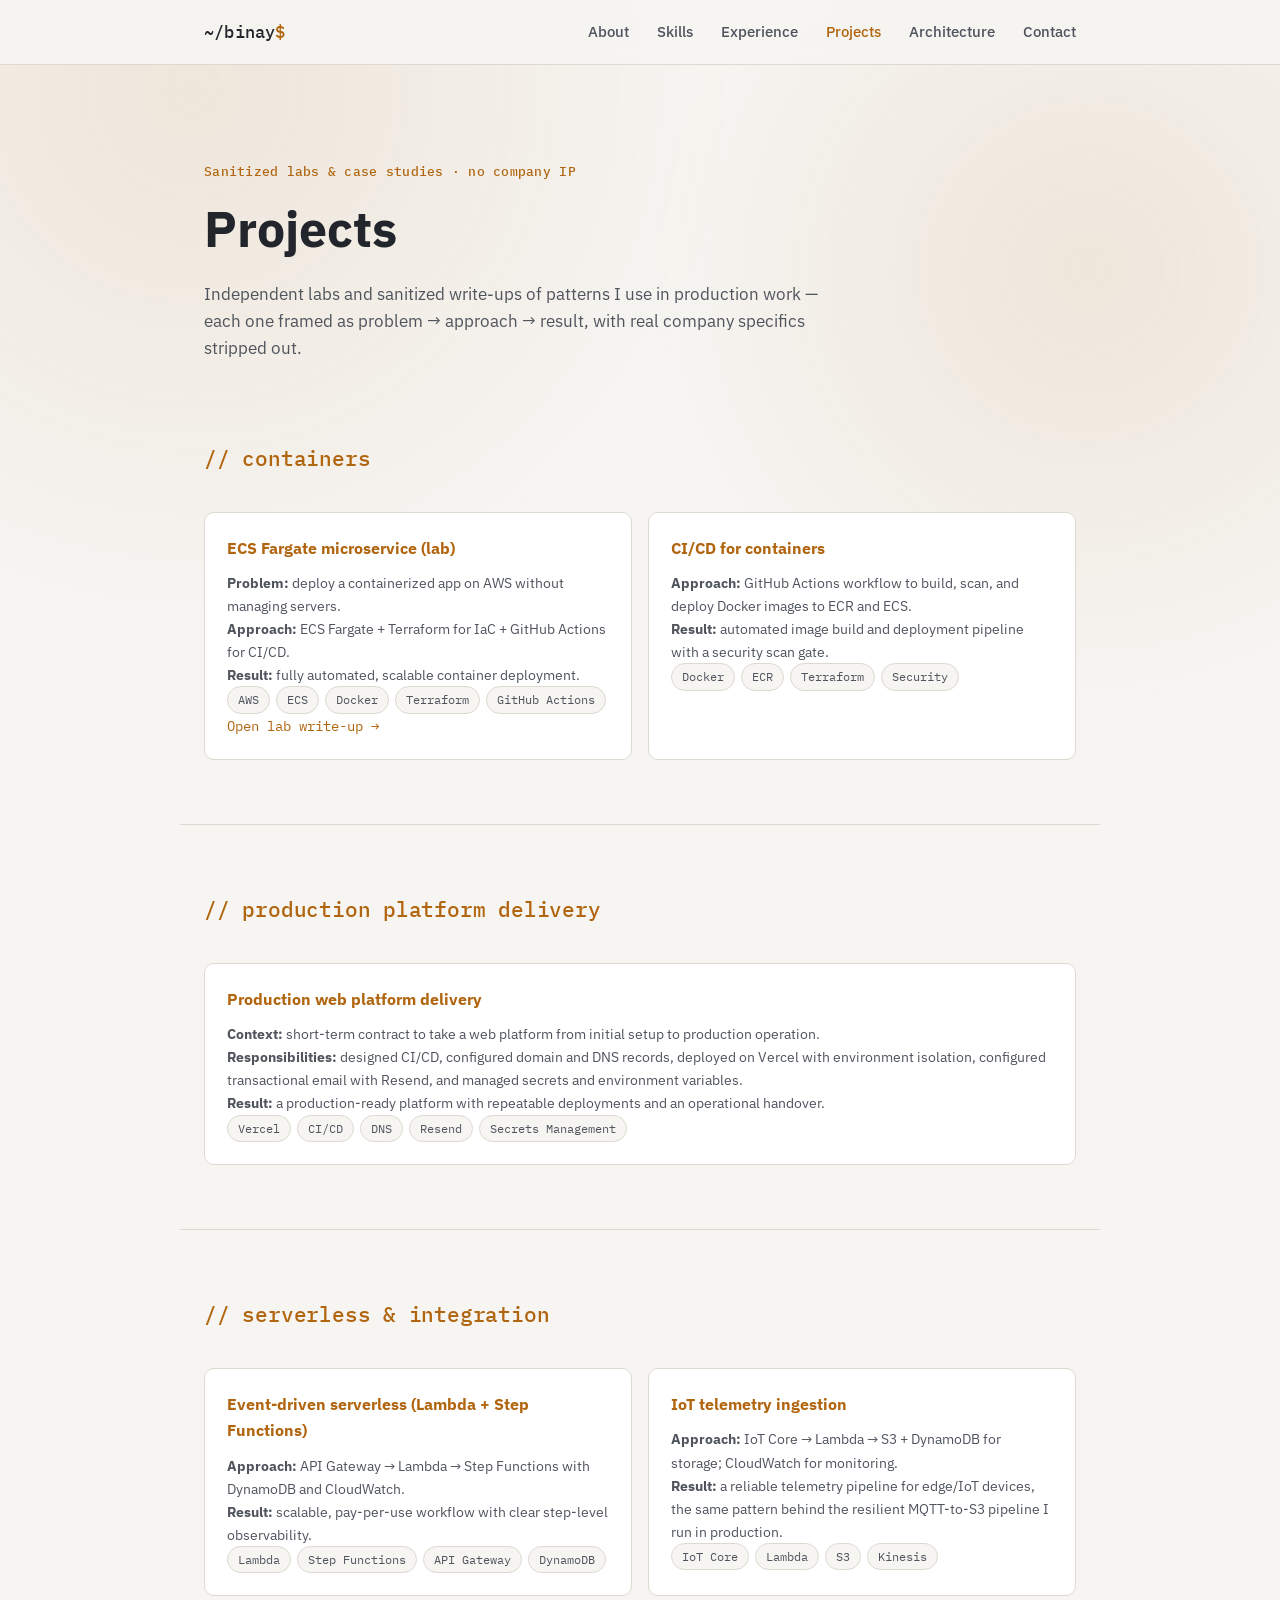
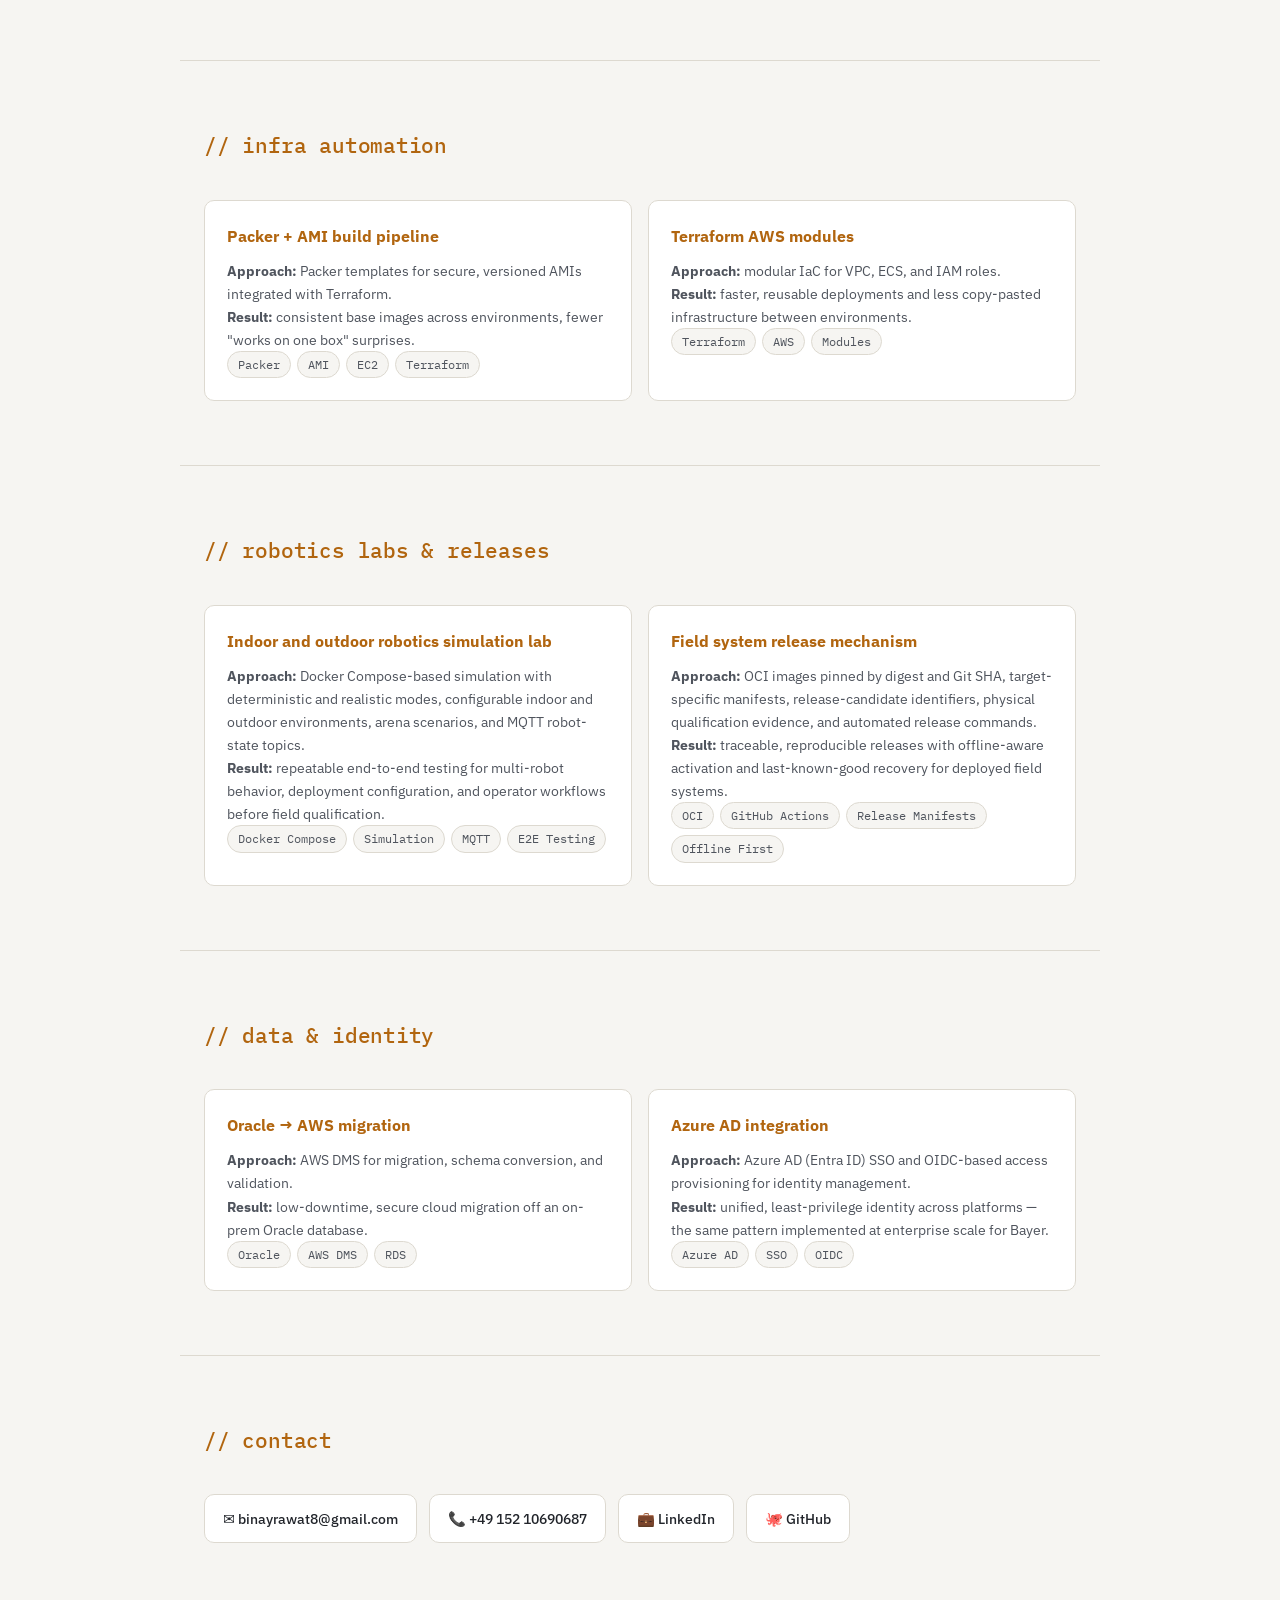
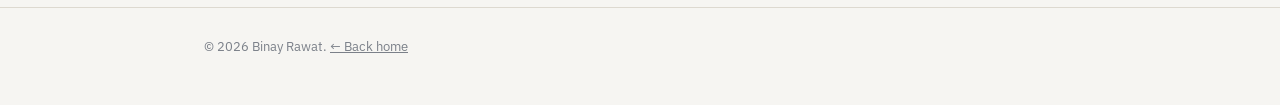
<file: projects.html>
<!DOCTYPE html>
<html lang="en">
<head>
<meta charset="UTF-8" />
<meta name="viewport" content="width=device-width, initial-scale=1.0" />
<title>Projects — Binay Rawat</title>
<meta name="description" content="Sanitized project write-ups by Binay Rawat — AWS, ECS, IoT, Docker, Terraform, Packer, Serverless, Azure AD. No company IP: problem, approach, result." />
<meta property="og:type" content="website" />
<meta property="og:title" content="Projects — Binay Rawat" />
<meta property="og:description" content="Sanitized project write-ups by Binay Rawat — AWS, ECS, IoT, Docker, Terraform, Packer, Serverless, Azure AD. No company IP: problem, approach, result." />
<meta property="og:url" content="https://binayrawat.github.io/projects.html" />
<meta property="og:image" content="https://binayrawat.github.io/profile.png" />
<meta name="twitter:card" content="summary" />
<link rel="icon" href="data:image/svg+xml,<svg xmlns=%22http://www.w3.org/2000/svg%22 viewBox=%220 0 100 100%22><text y=%22.9em%22 font-size=%2290%22>☁️</text></svg>" />
<link rel="preconnect" href="https://fonts.googleapis.com">
<link rel="preconnect" href="https://fonts.gstatic.com" crossorigin>
<link href="https://fonts.googleapis.com/css2?family=IBM+Plex+Sans:wght@400;500;600;700&family=IBM+Plex+Mono:wght@400;500;600&display=swap" rel="stylesheet">
<link rel="stylesheet" href="style.css" />
</head>
<body>

<div class="bg-grid" aria-hidden="true"></div>

<header class="site-header">
  <div class="wrap header-inner">
    <a class="brand" href="index.html">~/binay<span class="dot">$</span></a>
    <nav class="nav" id="nav">
      <a href="index.html#about">About</a>
      <a href="index.html#skills">Skills</a>
      <a href="index.html#experience">Experience</a>
      <a href="projects.html" class="nav-cta">Projects</a>
      <a href="architecture.html">Architecture</a>
      <a href="index.html#contact">Contact</a>
    </nav>
    <button class="nav-toggle" id="navToggle" aria-label="Toggle navigation" aria-expanded="false">
      <span></span><span></span><span></span>
    </button>
  </div>
</header>

<main>

  <section class="hero hero--simple wrap" style="padding-bottom: 40px;">
    <p class="eyebrow">Sanitized labs &amp; case studies · no company IP</p>
    <h1>Projects</h1>
    <p class="hero-sub">
      Independent labs and sanitized write-ups of patterns I use in production work —
      each one framed as problem → approach → result, with real company specifics
      stripped out.
    </p>
  </section>

  <section class="section wrap reveal" style="border-top: none; padding-top: 0;">
    <h2 class="section-title"><span>// containers</span></h2>
    <div class="highlight-grid">
      <div class="highlight-card">
        <h3>ECS Fargate microservice (lab)</h3>
        <p><strong>Problem:</strong> deploy a containerized app on AWS without managing servers.<br>
        <strong>Approach:</strong> ECS Fargate + Terraform for IaC + GitHub Actions for CI/CD.<br>
        <strong>Result:</strong> fully automated, scalable container deployment.</p>
        <p class="tag-row">
          <span class="tag">AWS</span><span class="tag">ECS</span><span class="tag">Docker</span><span class="tag">Terraform</span><span class="tag">GitHub Actions</span>
        </p>
        <p class="section-cta"><a href="ecs-lab.html">Open lab write-up →</a></p>
      </div>

      <div class="highlight-card">
        <h3>CI/CD for containers</h3>
        <p><strong>Approach:</strong> GitHub Actions workflow to build, scan, and deploy Docker images to ECR and ECS.<br>
        <strong>Result:</strong> automated image build and deployment pipeline with a security scan gate.</p>
        <p class="tag-row">
          <span class="tag">Docker</span><span class="tag">ECR</span><span class="tag">Terraform</span><span class="tag">Security</span>
        </p>
      </div>
    </div>
  </section>

  <section class="section wrap reveal">
    <h2 class="section-title"><span>// production platform delivery</span></h2>
    <div class="highlight-grid">
      <div class="highlight-card">
        <h3>Production web platform delivery</h3>
        <p><strong>Context:</strong> short-term contract to take a web platform from initial setup to production operation.<br>
        <strong>Responsibilities:</strong> designed CI/CD, configured domain and DNS records, deployed on Vercel with environment isolation, configured transactional email with Resend, and managed secrets and environment variables.<br>
        <strong>Result:</strong> a production-ready platform with repeatable deployments and an operational handover.</p>
        <p class="tag-row">
          <span class="tag">Vercel</span><span class="tag">CI/CD</span><span class="tag">DNS</span><span class="tag">Resend</span><span class="tag">Secrets Management</span>
        </p>
      </div>
    </div>
  </section>

  <section class="section wrap reveal">
    <h2 class="section-title"><span>// serverless &amp; integration</span></h2>
    <div class="highlight-grid">
      <div class="highlight-card">
        <h3>Event-driven serverless (Lambda + Step Functions)</h3>
        <p><strong>Approach:</strong> API Gateway → Lambda → Step Functions with DynamoDB and CloudWatch.<br>
        <strong>Result:</strong> scalable, pay-per-use workflow with clear step-level observability.</p>
        <p class="tag-row">
          <span class="tag">Lambda</span><span class="tag">Step Functions</span><span class="tag">API Gateway</span><span class="tag">DynamoDB</span>
        </p>
      </div>

      <div class="highlight-card">
        <h3>IoT telemetry ingestion</h3>
        <p><strong>Approach:</strong> IoT Core → Lambda → S3 + DynamoDB for storage; CloudWatch for monitoring.<br>
        <strong>Result:</strong> a reliable telemetry pipeline for edge/IoT devices, the same pattern behind the resilient MQTT-to-S3 pipeline I run in production.</p>
        <p class="tag-row">
          <span class="tag">IoT Core</span><span class="tag">Lambda</span><span class="tag">S3</span><span class="tag">Kinesis</span>
        </p>
      </div>
    </div>
  </section>

  <section class="section wrap reveal">
    <h2 class="section-title"><span>// infra automation</span></h2>
    <div class="highlight-grid">
      <div class="highlight-card">
        <h3>Packer + AMI build pipeline</h3>
        <p><strong>Approach:</strong> Packer templates for secure, versioned AMIs integrated with Terraform.<br>
        <strong>Result:</strong> consistent base images across environments, fewer "works on one box" surprises.</p>
        <p class="tag-row">
          <span class="tag">Packer</span><span class="tag">AMI</span><span class="tag">EC2</span><span class="tag">Terraform</span>
        </p>
      </div>

      <div class="highlight-card">
        <h3>Terraform AWS modules</h3>
        <p><strong>Approach:</strong> modular IaC for VPC, ECS, and IAM roles.<br>
        <strong>Result:</strong> faster, reusable deployments and less copy-pasted infrastructure between environments.</p>
        <p class="tag-row">
          <span class="tag">Terraform</span><span class="tag">AWS</span><span class="tag">Modules</span>
        </p>
      </div>
    </div>
  </section>

  <section class="section wrap reveal">
    <h2 class="section-title"><span>// robotics labs &amp; releases</span></h2>
    <div class="highlight-grid">
      <div class="highlight-card">
        <h3>Indoor and outdoor robotics simulation lab</h3>
        <p><strong>Approach:</strong> Docker Compose-based simulation with deterministic and realistic modes, configurable indoor and outdoor environments, arena scenarios, and MQTT robot-state topics.<br>
        <strong>Result:</strong> repeatable end-to-end testing for multi-robot behavior, deployment configuration, and operator workflows before field qualification.</p>
        <p class="tag-row">
          <span class="tag">Docker Compose</span><span class="tag">Simulation</span><span class="tag">MQTT</span><span class="tag">E2E Testing</span>
        </p>
      </div>

      <div class="highlight-card">
        <h3>Field system release mechanism</h3>
        <p><strong>Approach:</strong> OCI images pinned by digest and Git SHA, target-specific manifests, release-candidate identifiers, physical qualification evidence, and automated release commands.<br>
        <strong>Result:</strong> traceable, reproducible releases with offline-aware activation and last-known-good recovery for deployed field systems.</p>
        <p class="tag-row">
          <span class="tag">OCI</span><span class="tag">GitHub Actions</span><span class="tag">Release Manifests</span><span class="tag">Offline First</span>
        </p>
      </div>
    </div>
  </section>

  <section class="section wrap reveal">
    <h2 class="section-title"><span>// data &amp; identity</span></h2>
    <div class="highlight-grid">
      <div class="highlight-card">
        <h3>Oracle → AWS migration</h3>
        <p><strong>Approach:</strong> AWS DMS for migration, schema conversion, and validation.<br>
        <strong>Result:</strong> low-downtime, secure cloud migration off an on-prem Oracle database.</p>
        <p class="tag-row">
          <span class="tag">Oracle</span><span class="tag">AWS DMS</span><span class="tag">RDS</span>
        </p>
      </div>

      <div class="highlight-card">
        <h3>Azure AD integration</h3>
        <p><strong>Approach:</strong> Azure AD (Entra ID) SSO and OIDC-based access provisioning for identity management.<br>
        <strong>Result:</strong> unified, least-privilege identity across platforms — the same pattern implemented at enterprise scale for Bayer.</p>
        <p class="tag-row">
          <span class="tag">Azure AD</span><span class="tag">SSO</span><span class="tag">OIDC</span>
        </p>
      </div>
    </div>
  </section>

  <section id="contact" class="section wrap reveal contact-section">
    <h2 class="section-title"><span>// contact</span></h2>
    <div class="contact-links">
      <a class="contact-link" href="mailto:binayrawat8@gmail.com">✉️ binayrawat8@gmail.com</a>
      <a class="contact-link" href="tel:+4915210690687">📞 +49 152 10690687</a>
      <a class="contact-link" href="https://www.linkedin.com/in/binay-rawat-331a6841" target="_blank" rel="noopener">💼 LinkedIn</a>
      <a class="contact-link" href="https://github.com/binayrawat" target="_blank" rel="noopener">🐙 GitHub</a>
    </div>
  </section>

</main>

<footer class="site-footer">
  <div class="wrap">
    <p>© <span id="year"></span> Binay Rawat. <a href="index.html" class="footer-link">← Back home</a></p>
  </div>
</footer>

<script src="script.js"></script>
</body>
</html>
</file>
<file: style.css>
:root {
  --bg: #14171d;
  --bg-alt: #191d24;
  --surface: #1d222a;
  --surface-hover: #242a34;
  --border: #2c323c;
  --text: #e9ebee;
  --text-dim: #a3a9b3;
  --text-dimmer: #6f7580;
  --accent: #e8a33d;
  --accent-strong: #f2b955;
  --accent-soft: rgba(232, 163, 61, 0.14);
  --ok: #6fbf8b;
  --radius: 10px;
  --max-width: 920px;
  --font-display: 'IBM Plex Sans', system-ui, sans-serif;
  --font-mono: 'IBM Plex Mono', ui-monospace, SFMono-Regular, Menlo, monospace;
  --font-body: 'IBM Plex Sans', system-ui, -apple-system, sans-serif;
}

@media (prefers-color-scheme: light) {
  :root:not([data-theme="dark"]) {
    --bg: #f6f5f2;
    --bg-alt: #ffffff;
    --surface: #ffffff;
    --surface-hover: #efede8;
    --border: #ddd9d0;
    --text: #22252b;
    --text-dim: #4f545d;
    --text-dimmer: #7b8089;
    --accent: #b1650f;
    --accent-strong: #8f5109;
    --accent-soft: rgba(177, 101, 15, 0.1);
    --ok: #2f7d52;
  }
}

:root[data-theme="dark"] {
  --bg: #14171d;
  --bg-alt: #191d24;
  --surface: #1d222a;
  --surface-hover: #242a34;
  --border: #2c323c;
  --text: #e9ebee;
  --text-dim: #a3a9b3;
  --text-dimmer: #6f7580;
  --accent: #e8a33d;
  --accent-strong: #f2b955;
  --accent-soft: rgba(232, 163, 61, 0.14);
  --ok: #6fbf8b;
}

* { box-sizing: border-box; }

html { scroll-behavior: smooth; }

body {
  margin: 0;
  background: var(--bg);
  color: var(--text);
  font-family: var(--font-body);
  line-height: 1.6;
  -webkit-font-smoothing: antialiased;
}

.wrap {
  max-width: var(--max-width);
  margin: 0 auto;
  padding: 0 24px;
}

.bg-grid {
  position: fixed;
  inset: 0;
  z-index: -1;
  background-image:
    radial-gradient(circle at 15% 10%, var(--accent-soft), transparent 40%),
    radial-gradient(circle at 85% 30%, var(--accent-soft), transparent 35%);
  pointer-events: none;
}

/* Header */
.site-header {
  position: sticky;
  top: 0;
  z-index: 50;
  background: color-mix(in srgb, var(--bg) 85%, transparent);
  backdrop-filter: blur(10px);
  border-bottom: 1px solid var(--border);
}

.header-inner {
  display: flex;
  align-items: center;
  justify-content: space-between;
  height: 64px;
}

.brand {
  font-family: var(--font-mono);
  font-weight: 500;
  font-size: 1.05rem;
  color: var(--text);
  text-decoration: none;
  letter-spacing: 0.01em;
}
.brand .dot {
  color: var(--accent);
  animation: blink 1.4s steps(1) infinite;
}
@media (prefers-reduced-motion: reduce) {
  .brand .dot { animation: none; }
}
@keyframes blink {
  0%, 45% { opacity: 1; }
  50%, 100% { opacity: 0; }
}

.nav {
  display: flex;
  align-items: center;
  gap: 28px;
}
.nav a {
  color: var(--text-dim);
  text-decoration: none;
  font-size: 0.92rem;
  font-weight: 500;
  transition: color 0.15s ease;
}
.nav a:hover { color: var(--text); }
.nav-cta {
  color: var(--accent) !important;
}

.nav-toggle {
  display: none;
  flex-direction: column;
  justify-content: center;
  gap: 5px;
  width: 34px;
  height: 34px;
  background: none;
  border: 1px solid var(--border);
  border-radius: 8px;
  cursor: pointer;
}
.nav-toggle span {
  display: block;
  height: 2px;
  width: 16px;
  margin: 0 auto;
  background: var(--text);
  border-radius: 2px;
  transition: transform 0.2s ease, opacity 0.2s ease;
}

/* Hero */
.hero {
  padding: 96px 24px 72px;
  display: grid;
  grid-template-columns: minmax(0, 1fr) 260px;
  gap: 56px;
  align-items: center;
}
.hero-copy { min-width: 0; }
.profile-portrait {
  margin: 0;
  justify-self: end;
  width: 240px;
}
.profile-portrait img {
  display: block;
  width: 100%;
  height: auto;
  aspect-ratio: 1;
  object-fit: cover;
  object-position: center top;
  border-radius: var(--radius);
  border: 1px solid var(--border);
  background: var(--surface);
}
.portrait-fallback {
  display: none;
  aspect-ratio: 1;
  place-items: center;
  border-radius: var(--radius);
  border: 1px solid var(--border);
  background: var(--surface);
  color: var(--accent);
  font-family: var(--font-display);
  font-size: 4rem;
  font-weight: 700;
}
.profile-portrait figcaption {
  margin-top: 14px;
  color: var(--text-dimmer);
  font-family: var(--font-mono);
  font-size: 0.68rem;
  line-height: 1.5;
  text-transform: uppercase;
}
.hero--simple { display: block; }
.hero.hero--simple h1 { max-width: 24ch; }
.eyebrow {
  font-family: var(--font-mono);
  color: var(--accent);
  font-size: 0.82rem;
  font-weight: 500;
  letter-spacing: 0.02em;
  margin: 0 0 18px;
}
.hero-copy .eyebrow::before { content: "$ whoami "; color: var(--text-dimmer); }
.hero h1 {
  font-family: var(--font-display);
  font-size: clamp(2rem, 5vw, 3.1rem);
  line-height: 1.15;
  margin: 0 0 24px;
  font-weight: 700;
  max-width: 15ch;
}
.hero h1 span {
  color: var(--accent);
  font-size: 0.58em;
  line-height: 1.25;
}
.hero-sub {
  color: var(--text-dim);
  font-size: 1.05rem;
  max-width: 62ch;
  margin: 0 0 36px;
}
.hero-actions {
  display: flex;
  flex-wrap: wrap;
  gap: 12px;
  margin-bottom: 40px;
}
.btn {
  display: inline-flex;
  align-items: center;
  gap: 6px;
  padding: 11px 20px;
  border-radius: 10px;
  font-size: 0.92rem;
  font-weight: 600;
  text-decoration: none;
  transition: transform 0.15s ease, background 0.15s ease, border-color 0.15s ease;
  border: 1px solid transparent;
}
.btn:hover { transform: translateY(-1px); }
.btn-primary {
  background: var(--accent);
  color: #05201c;
}
.btn-primary:hover { background: var(--accent-strong); }
.btn-ghost {
  background: transparent;
  border-color: var(--border);
  color: var(--text);
}
.btn-ghost:hover { border-color: var(--accent); color: var(--accent); }

.hero-meta {
  display: flex;
  flex-wrap: wrap;
  gap: 18px;
  color: var(--text-dimmer);
  font-size: 0.88rem;
}

/* Sections */
.section {
  padding: 64px 24px;
  border-top: 1px solid var(--border);
}
.section-title {
  margin: 0 0 36px;
}
.section-title span {
  font-family: var(--font-mono);
  color: var(--accent);
  font-size: 1.3rem;
  font-weight: 500;
  letter-spacing: -0.01em;
}

/* About */
.about-grid { display: grid; gap: 20px; }
.about-text {
  color: var(--text-dim);
  max-width: 72ch;
  margin: 0;
}
.stat-row {
  display: flex;
  flex-wrap: wrap;
  gap: 32px;
  margin-top: 20px;
  padding-top: 24px;
  border-top: 1px solid var(--border);
}
.stat { display: flex; flex-direction: column; }
.stat strong {
  font-family: var(--font-mono);
  font-variant-numeric: tabular-nums;
  font-size: 1.5rem;
  color: var(--accent);
}
.stat span {
  color: var(--text-dimmer);
  font-size: 0.85rem;
}

/* Skills */
.skills-grid {
  display: grid;
  grid-template-columns: repeat(auto-fit, minmax(230px, 1fr));
  gap: 16px;
}
.skill-card {
  background: var(--surface);
  border: 1px solid var(--border);
  border-radius: var(--radius);
  padding: 20px;
  transition: border-color 0.15s ease, background 0.15s ease;
}
.skill-card:hover {
  border-color: var(--accent);
  background: var(--surface-hover);
}
.skill-card h3 {
  font-family: var(--font-display);
  font-size: 1rem;
  margin: 0 0 10px;
}
.skill-card p {
  color: var(--text-dim);
  font-size: 0.88rem;
  margin: 0;
  line-height: 1.55;
}

/* Timeline */
.timeline {
  display: grid;
  gap: 40px;
  position: relative;
}
.tl-item {
  display: grid;
  grid-template-columns: 16px 1fr;
  gap: 20px;
}
.tl-marker {
  width: 12px;
  height: 12px;
  border-radius: 50%;
  background: var(--accent);
  margin-top: 8px;
  box-shadow: 0 0 0 4px var(--accent-soft);
}
.tl-head {
  display: flex;
  flex-wrap: wrap;
  align-items: baseline;
  justify-content: space-between;
  gap: 8px;
}
.tl-head h3 {
  font-family: var(--font-display);
  font-size: 1.1rem;
  margin: 0;
}
.tl-head h3 span {
  color: var(--text-dimmer);
  font-weight: 400;
  font-size: 0.9rem;
}
.tl-date {
  font-family: var(--font-mono);
  color: var(--accent);
  font-size: 0.82rem;
  font-weight: 500;
  white-space: nowrap;
}
.tl-company {
  color: var(--text-dim);
  font-size: 0.9rem;
  margin: 4px 0 12px;
}
.tl-content ul {
  margin: 0;
  padding-left: 20px;
  color: var(--text-dim);
  font-size: 0.92rem;
}
.tl-content li { margin-bottom: 8px; }
.tl-content li:last-child { margin-bottom: 0; }

/* Highlights */
.highlight-grid {
  display: grid;
  grid-template-columns: repeat(auto-fit, minmax(260px, 1fr));
  gap: 16px;
}
.highlight-card {
  background: var(--surface);
  border: 1px solid var(--border);
  border-radius: var(--radius);
  padding: 22px;
}
.highlight-card h3 {
  font-family: var(--font-display);
  font-size: 1.02rem;
  margin: 0 0 10px;
  color: var(--accent);
}
.section-cta {
  margin: 24px 0 0;
}
.section-cta a {
  font-family: var(--font-mono);
  color: var(--accent);
  text-decoration: none;
  font-size: 0.9rem;
  border-bottom: 1px solid transparent;
  transition: border-color 0.15s ease;
}
.section-cta a:hover {
  border-bottom-color: var(--accent);
}

.highlight-card p {
  color: var(--text-dim);
  font-size: 0.9rem;
  margin: 0;
}

/* Architecture page */
.architecture-grid {
  display: grid;
  grid-template-columns: repeat(auto-fit, minmax(240px, 1fr));
  gap: 16px;
}
.architecture-card {
  background: var(--surface);
  border: 1px solid var(--border);
  border-radius: var(--radius);
  padding: 22px;
}
.architecture-card h3 {
  color: var(--accent);
  font-family: var(--font-display);
  font-size: 1.02rem;
  margin: 0 0 10px;
}
.architecture-card p,
.decision-list {
  color: var(--text-dim);
  font-size: 0.9rem;
  margin: 0;
}
.decision-list {
  padding-left: 20px;
}
.decision-list li { margin-bottom: 10px; }
.decision-list li:last-child { margin-bottom: 0; }
.flow {
  display: flex;
  align-items: stretch;
  gap: 10px;
  overflow-x: auto;
  padding: 4px 2px 12px;
}
.flow-node {
  flex: 1 0 145px;
  min-height: 78px;
  display: grid;
  place-items: center;
  padding: 12px;
  text-align: center;
  color: var(--text);
  background: var(--surface);
  border: 1px solid var(--border);
  border-radius: 8px;
  font-family: var(--font-mono);
  font-size: 0.78rem;
}
.flow-arrow {
  align-self: center;
  flex-shrink: 0;
  white-space: nowrap;
  color: var(--accent);
  font-family: var(--font-mono);
  font-size: 1.2rem;
}

/* Credentials */
.cred-grid {
  display: grid;
  grid-template-columns: repeat(auto-fit, minmax(220px, 1fr));
  gap: 16px;
}
.cred-card {
  background: var(--surface);
  border: 1px solid var(--border);
  border-radius: var(--radius);
  padding: 18px 20px;
}
.cred-card h3 {
  font-size: 0.95rem;
  margin: 0 0 6px;
  font-family: var(--font-display);
}
.cred-card p {
  color: var(--text-dimmer);
  font-size: 0.85rem;
  margin: 0;
}

/* Contact */
.contact-section { text-align: left; }
.contact-lead {
  color: var(--text-dim);
  max-width: 60ch;
  margin: 0 0 28px;
}
.contact-links {
  display: flex;
  flex-wrap: wrap;
  gap: 12px;
}
.contact-link {
  background: var(--surface);
  border: 1px solid var(--border);
  color: var(--text);
  text-decoration: none;
  padding: 12px 18px;
  border-radius: 10px;
  font-size: 0.9rem;
  font-weight: 500;
  transition: border-color 0.15s ease, color 0.15s ease;
}
.contact-link:hover {
  border-color: var(--accent);
  color: var(--accent);
}

/* Footer */
.site-footer {
  border-top: 1px solid var(--border);
  padding: 28px 24px 48px;
}
.site-footer p {
  color: var(--text-dimmer);
  font-size: 0.82rem;
  margin: 0;
}
.footer-link {
  color: var(--text-dimmer);
}
.footer-link:hover { color: var(--accent); }

/* Lab pages */
.step-label {
  font-family: var(--font-mono);
  font-size: 0.85rem;
  color: var(--accent);
  margin: 20px 0 8px;
}
.step-label:first-of-type { margin-top: 0; }
pre {
  background: var(--bg);
  border: 1px solid var(--border);
  border-radius: 8px;
  padding: 14px 16px;
  overflow-x: auto;
  margin: 0 0 4px;
}
:not(pre) > code {
  font-family: var(--font-mono);
  font-size: 0.88em;
  color: var(--text);
}
pre code {
  font-family: var(--font-mono);
  font-size: 0.82rem;
  color: var(--text);
  line-height: 1.6;
  white-space: pre;
}
.lab-list {
  margin: 0;
  padding-left: 20px;
  color: var(--text-dim);
  font-size: 0.92rem;
}
.lab-list li { margin-bottom: 8px; }
.lab-list li:last-child { margin-bottom: 0; }

/* Project tags */
.tag-row {
  margin: 14px 0 0;
  display: flex;
  flex-wrap: wrap;
  gap: 6px;
}
.tag {
  font-family: var(--font-mono);
  font-size: 0.76rem;
  color: var(--text-dim);
  background: var(--bg);
  border: 1px solid var(--border);
  border-radius: 999px;
  padding: 3px 10px;
}

/* Reveal animation (only when JS is running, so content stays visible without it) */
.js .reveal {
  opacity: 0;
  transform: translateY(16px);
  transition: opacity 0.6s ease, transform 0.6s ease;
}
.js .reveal.is-visible {
  opacity: 1;
  transform: translateY(0);
}

/* Mobile */
@media (max-width: 720px) {
  .nav {
    position: fixed;
    top: 64px;
    left: 0;
    right: 0;
    background: var(--bg-alt);
    border-bottom: 1px solid var(--border);
    flex-direction: column;
    align-items: flex-start;
    gap: 0;
    padding: 8px 24px 16px;
    transform: translateY(-130%);
    visibility: hidden;
    transition: transform 0.2s ease, visibility 0s linear 0.2s;
  }
  .nav.is-open {
    transform: translateY(0);
    visibility: visible;
    transition: transform 0.2s ease;
  }
  .nav a {
    padding: 12px 0;
    width: 100%;
    border-bottom: 1px solid var(--border);
  }
  .nav a:last-child { border-bottom: none; }
  .nav-toggle { display: flex; }
  .hero {
    padding-top: 56px;
    grid-template-columns: 1fr;
    gap: 36px;
  }
  .profile-portrait {
    justify-self: start;
    width: min(100%, 220px);
  }
  .flow { align-items: stretch; }
}
</file>
